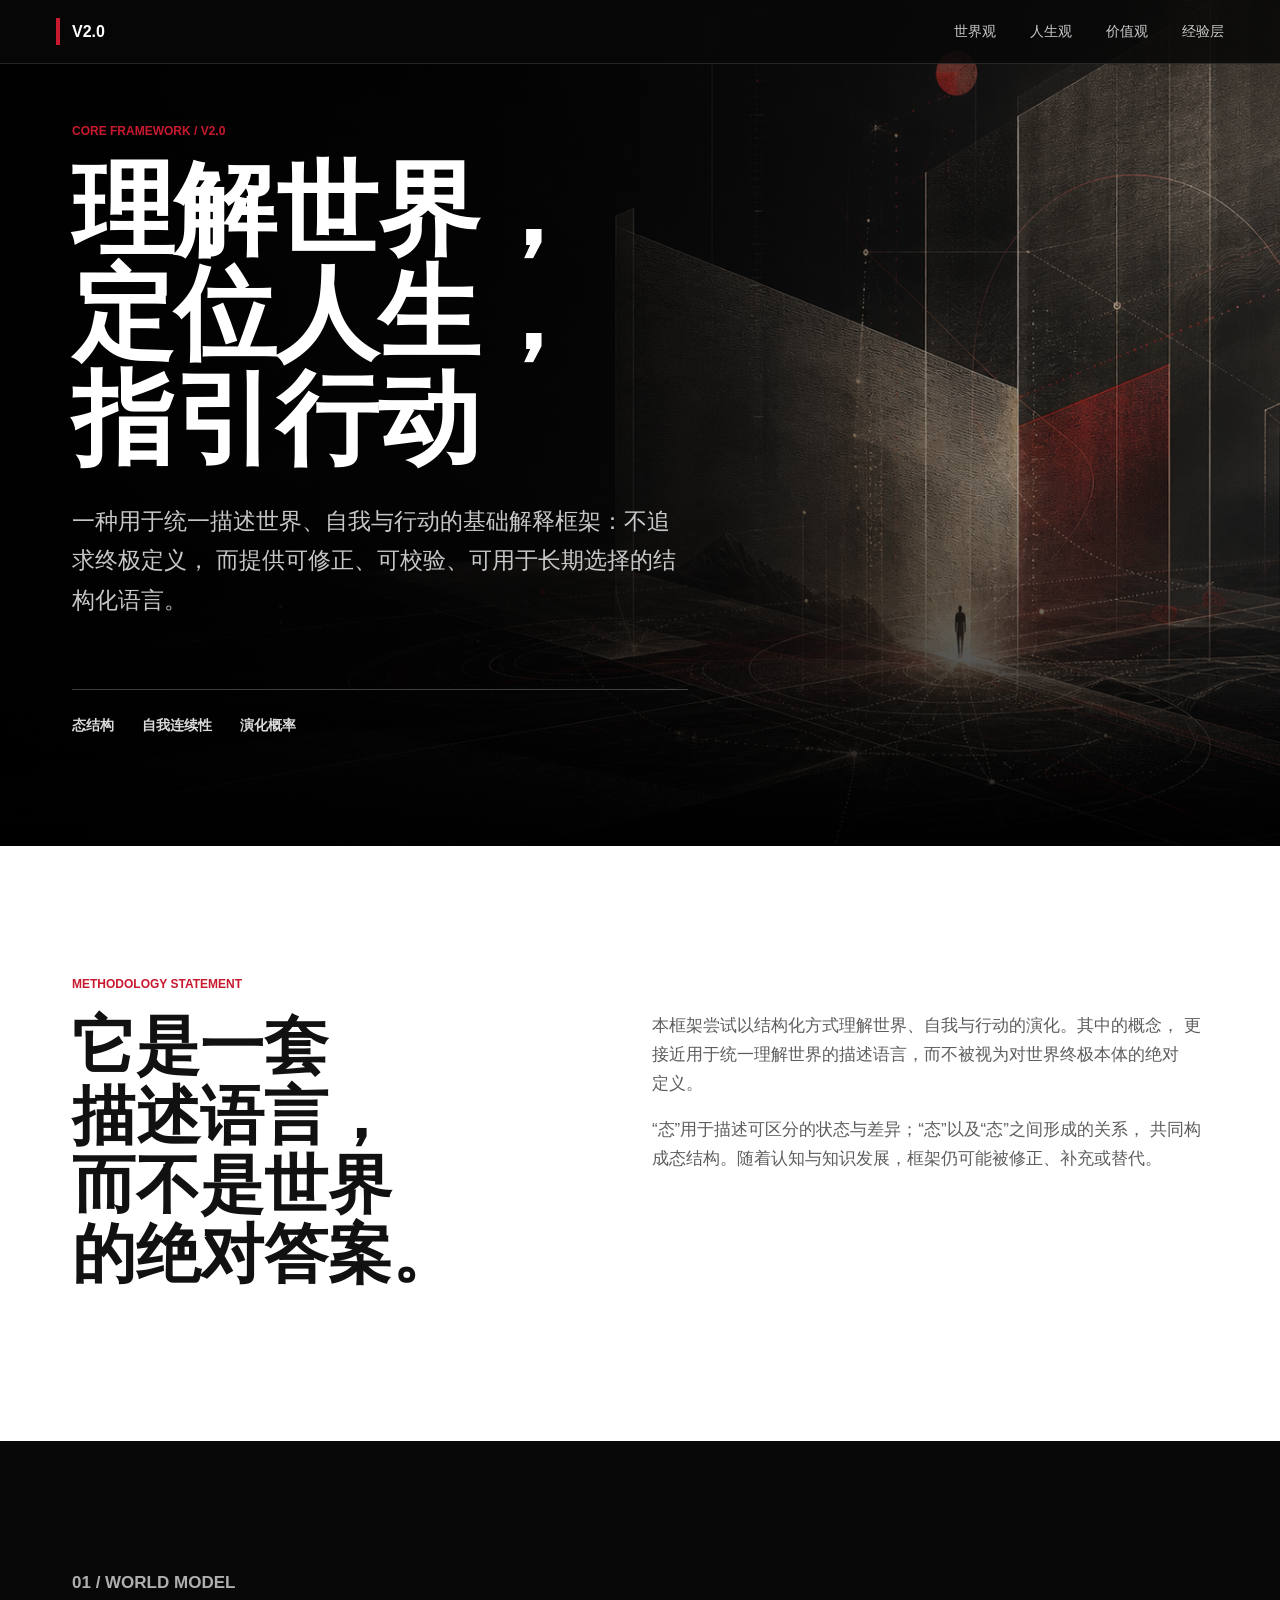
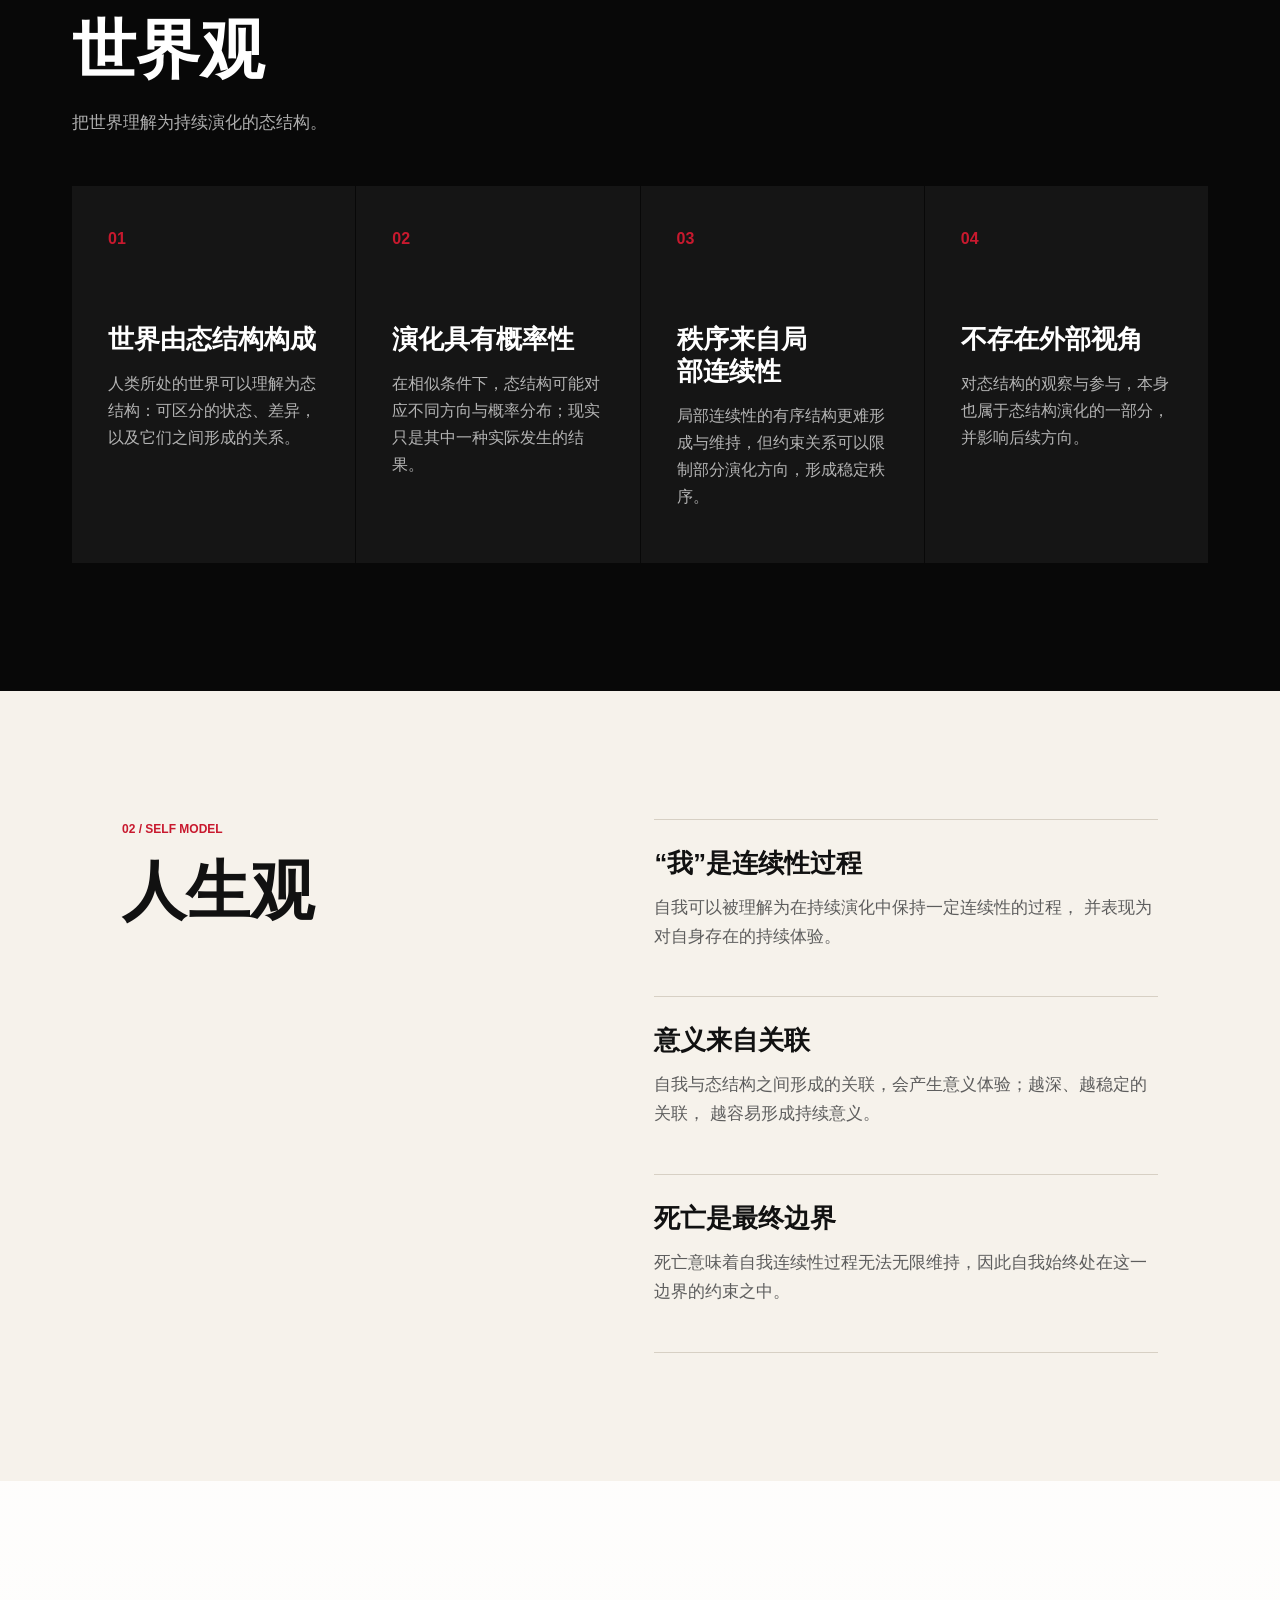
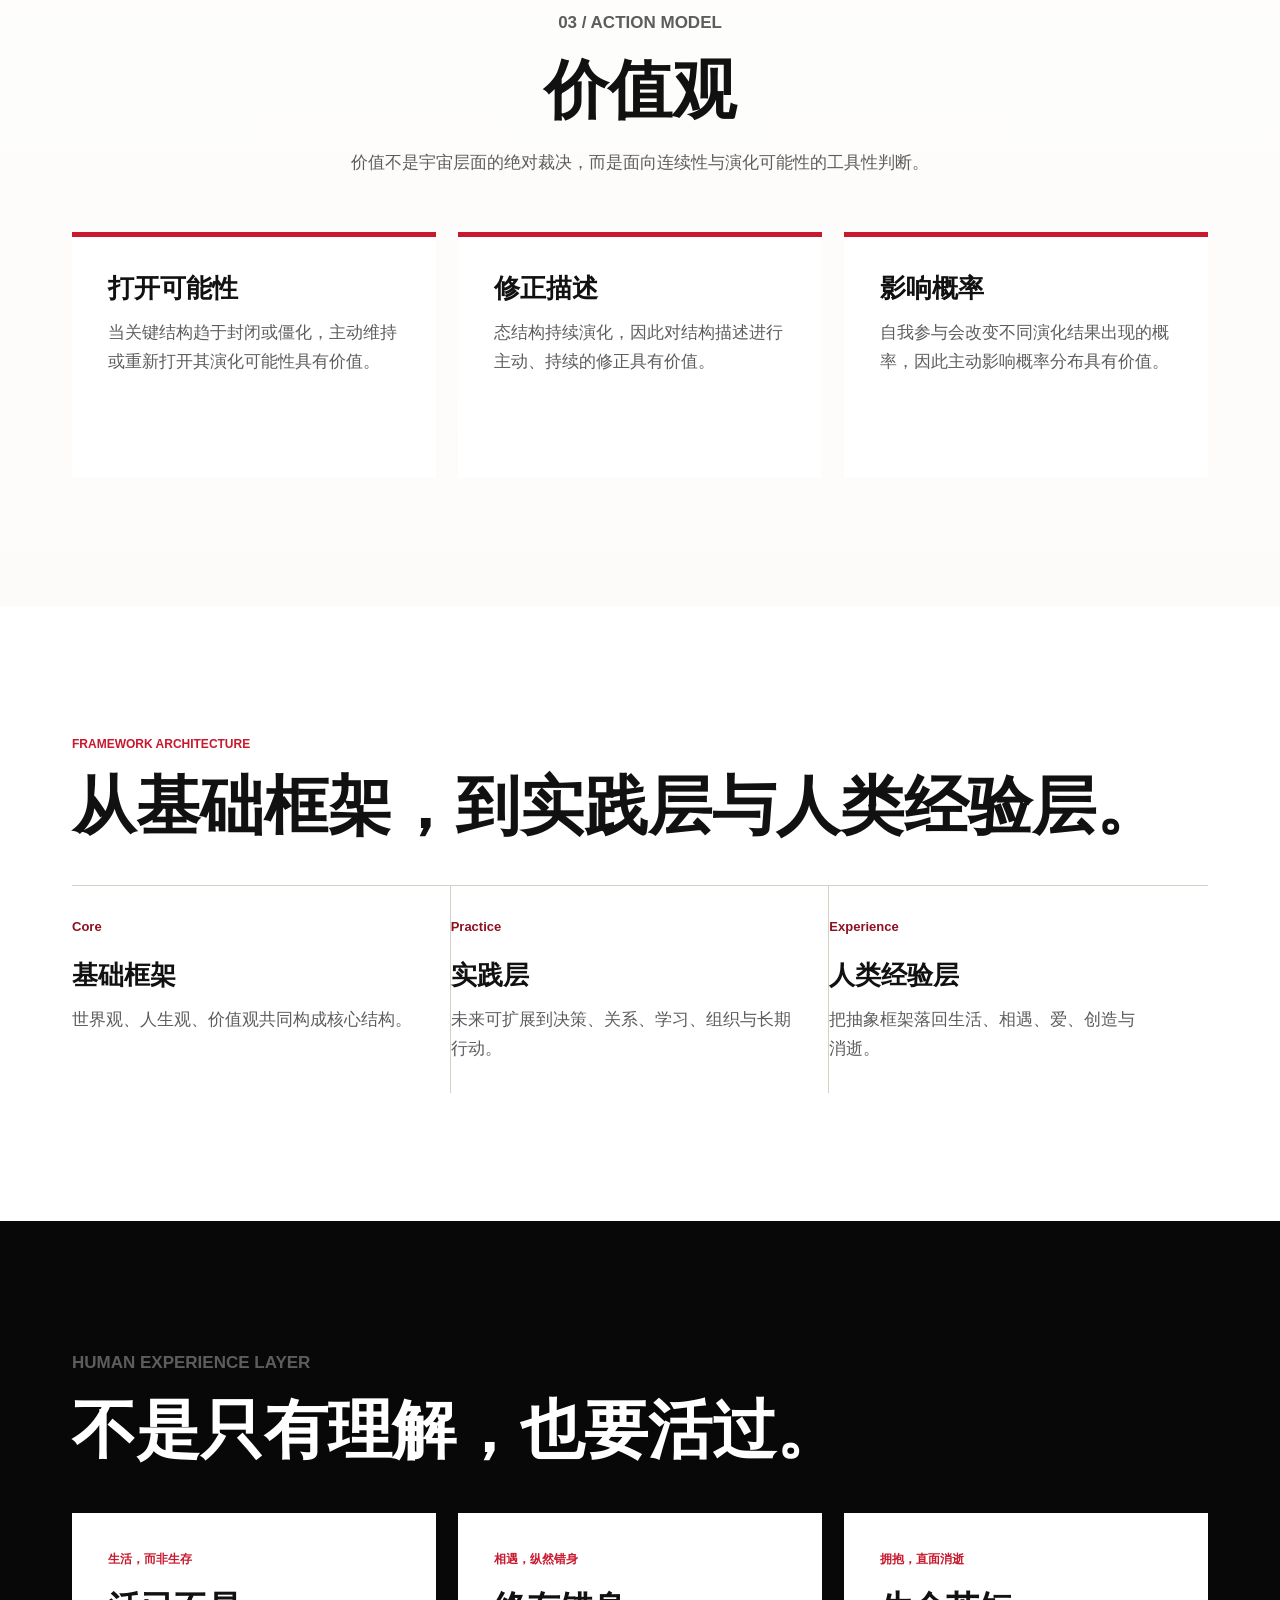
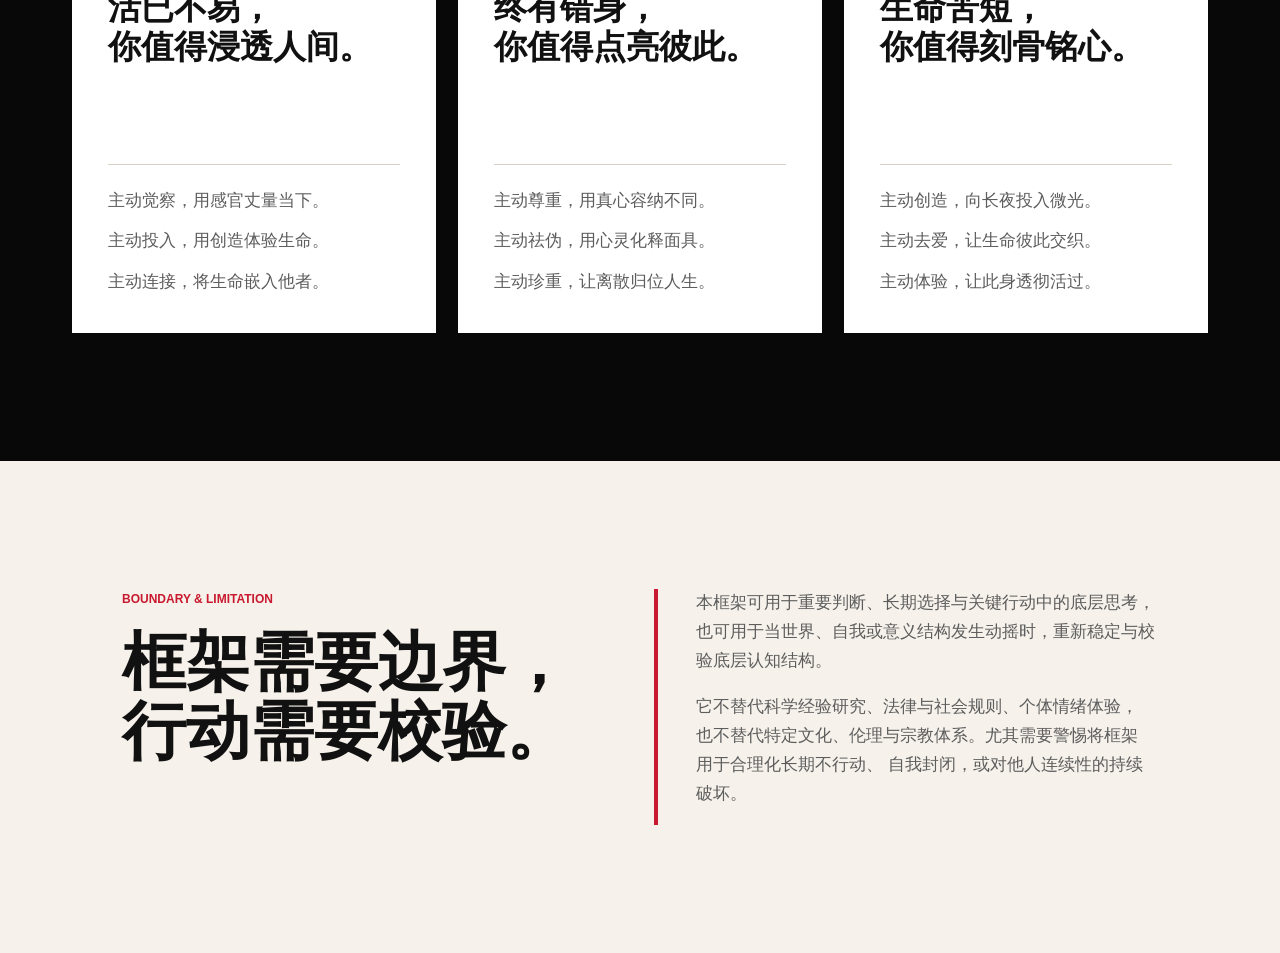
<file: index.html>
<!doctype html>
<html lang="zh-CN">
  <head>
    <meta charset="utf-8" />
    <meta name="viewport" content="width=device-width, initial-scale=1" />
    <title>理解世界，定位人生，指引行动 V2.0</title>
    <meta
      name="description"
      content="一个用于理解世界、定位人生与指引行动的基础解释框架。"
    />
    <link rel="stylesheet" href="styles.css" />
  </head>
  <body>
    <header class="site-header" aria-label="页面导航">
      <a class="brand" href="#top">V2.0</a>
      <nav>
        <a href="#world">世界观</a>
        <a href="#self">人生观</a>
        <a href="#value">价值观</a>
        <a href="#experience">经验层</a>
      </nav>
    </header>

    <main id="top">
      <section class="hero" aria-labelledby="hero-title">
        <img
          class="hero-image"
          src="assets/hero-structure.png"
          alt="暗色空间中的发光结构网络，象征世界、自我与行动的关系"
        />
        <div class="hero-overlay"></div>
        <div class="hero-content">
          <p class="eyebrow">Core Framework / V2.0</p>
          <h1 id="hero-title">
            <span>理解世界，</span>
            <span>定位人生，</span>
            <span>指引行动</span>
          </h1>
          <p class="hero-lede">
            一种用于统一描述世界、自我与行动的基础解释框架：不追求终极定义，
            而提供可修正、可校验、可用于长期选择的结构化语言。
          </p>
          <div class="hero-meta" aria-label="框架关键词">
            <span>态结构</span>
            <span>自我连续性</span>
            <span>演化概率</span>
          </div>
        </div>
      </section>

      <section class="statement">
        <div class="section-kicker">Methodology Statement</div>
        <div class="statement-grid">
          <h2>它是一套<span class="nowrap">描述语言</span>，而不是世界的<span class="nowrap">绝对答案。</span></h2>
          <div>
            <p>
              本框架尝试以结构化方式理解世界、自我与行动的演化。其中的概念，
              更接近用于统一理解世界的描述语言，而不被视为对世界终极本体的绝对定义。
            </p>
            <p>
              “态”用于描述可区分的状态与差异；“态”以及“态”之间形成的关系，
              共同构成态结构。随着认知与知识发展，框架仍可能被修正、补充或替代。
            </p>
          </div>
        </div>
      </section>

      <section id="world" class="chapter dark">
        <div class="chapter-head">
          <p class="section-kicker">01 / World Model</p>
          <h2>世界观</h2>
          <p>把世界理解为持续演化的态结构。</p>
        </div>
        <div class="insight-grid">
          <article class="insight-card">
            <span>01</span>
            <h3>世界由态结构构成</h3>
            <p>
              人类所处的世界可以理解为态结构：可区分的状态、差异，以及它们之间形成的关系。
            </p>
          </article>
          <article class="insight-card">
            <span>02</span>
            <h3>演化具有概率性</h3>
            <p>
              在相似条件下，态结构可能对应不同方向与概率分布；现实只是其中一种实际发生的结果。
            </p>
          </article>
          <article class="insight-card">
            <span>03</span>
            <h3>秩序来自局部连续性</h3>
            <p>
              局部连续性的有序结构更难形成与维持，但约束关系可以限制部分演化方向，形成稳定秩序。
            </p>
          </article>
          <article class="insight-card">
            <span>04</span>
            <h3>不存在外部视角</h3>
            <p>
              对态结构的观察与参与，本身也属于态结构演化的一部分，并影响后续方向。
            </p>
          </article>
        </div>
      </section>

      <section id="self" class="chapter light split">
        <div>
          <p class="section-kicker">02 / Self Model</p>
          <h2>人生观</h2>
        </div>
        <div class="thesis-list">
          <article>
            <h3>“我”是连续性过程</h3>
            <p>
              自我可以被理解为在持续演化中保持一定连续性的过程，
              并表现为对自身存在的持续体验。
            </p>
          </article>
          <article>
            <h3>意义来自关联</h3>
            <p>
              自我与态结构之间形成的关联，会产生意义体验；越深、越稳定的关联，
              越容易形成持续意义。
            </p>
          </article>
          <article>
            <h3>死亡是最终边界</h3>
            <p>
              死亡意味着自我连续性过程无法无限维持，因此自我始终处在这一边界的约束之中。
            </p>
          </article>
        </div>
      </section>

      <section id="value" class="chapter value-band">
        <div class="chapter-head narrow">
          <p class="section-kicker">03 / Action Model</p>
          <h2>价值观</h2>
          <p>价值不是宇宙层面的绝对裁决，而是面向连续性与演化可能性的工具性判断。</p>
        </div>
        <div class="value-matrix">
          <article>
            <h3>打开可能性</h3>
            <p>当关键结构趋于封闭或僵化，主动维持或重新打开其演化可能性具有价值。</p>
          </article>
          <article>
            <h3>修正描述</h3>
            <p>态结构持续演化，因此对结构描述进行主动、持续的修正具有价值。</p>
          </article>
          <article>
            <h3>影响概率</h3>
            <p>自我参与会改变不同演化结果出现的概率，因此主动影响概率分布具有价值。</p>
          </article>
        </div>
      </section>

      <section class="architecture">
        <div class="section-kicker">Framework Architecture</div>
        <h2>从基础框架，到实践层与人类经验层。</h2>
        <div class="architecture-rail">
          <article>
            <span>Core</span>
            <h3>基础框架</h3>
            <p>世界观、人生观、价值观共同构成核心结构。</p>
          </article>
          <article>
            <span>Practice</span>
            <h3>实践层</h3>
            <p>未来可扩展到决策、关系、学习、组织与长期行动。</p>
          </article>
          <article>
            <span>Experience</span>
            <h3>人类经验层</h3>
            <p>把抽象框架落回生活、相遇、爱、创造与消逝。</p>
          </article>
        </div>
      </section>

      <section id="experience" class="experience">
        <div class="chapter-head">
          <p class="section-kicker">Human Experience Layer</p>
          <h2>不是只有理解，<span class="nowrap">也要活过。</span></h2>
        </div>
        <div class="experience-grid">
          <article class="experience-card">
            <p class="tag">生活，而非生存</p>
            <h3>活已不易，你<span class="nowrap">值得浸透人间。</span></h3>
            <ul>
              <li>主动觉察，用感官丈量当下。</li>
              <li>主动投入，用创造体验生命。</li>
              <li>主动连接，将生命嵌入他者。</li>
            </ul>
          </article>
          <article class="experience-card">
            <p class="tag">相遇，纵然错身</p>
            <h3>终有错身，你<span class="nowrap">值得点亮彼此。</span></h3>
            <ul>
              <li>主动尊重，用真心容纳不同。</li>
              <li>主动祛伪，用心灵化释面具。</li>
              <li>主动珍重，让离散归位人生。</li>
            </ul>
          </article>
          <article class="experience-card">
            <p class="tag">拥抱，直面消逝</p>
            <h3>生命苦短，你<span class="nowrap">值得刻骨铭心。</span></h3>
            <ul>
              <li>主动创造，向长夜投入微光。</li>
              <li>主动去爱，让生命彼此交织。</li>
              <li>主动体验，让此身透彻活过。</li>
            </ul>
          </article>
        </div>
      </section>

      <section class="boundary">
        <div>
          <p class="section-kicker">Boundary & Limitation</p>
          <h2>框架需要边界，<span class="nowrap">行动需要校验。</span></h2>
        </div>
        <div class="boundary-copy">
          <p>
            本框架可用于重要判断、长期选择与关键行动中的底层思考，
            也可用于当世界、自我或意义结构发生动摇时，重新稳定与校验底层认知结构。
          </p>
          <p>
            它不替代科学经验研究、法律与社会规则、个体情绪体验，
            也不替代特定文化、伦理与宗教体系。尤其需要警惕将框架用于合理化长期不行动、
            自我封闭，或对他人连续性的持续破坏。
          </p>
        </div>
      </section>
    </main>
  </body>
</html>
</file>
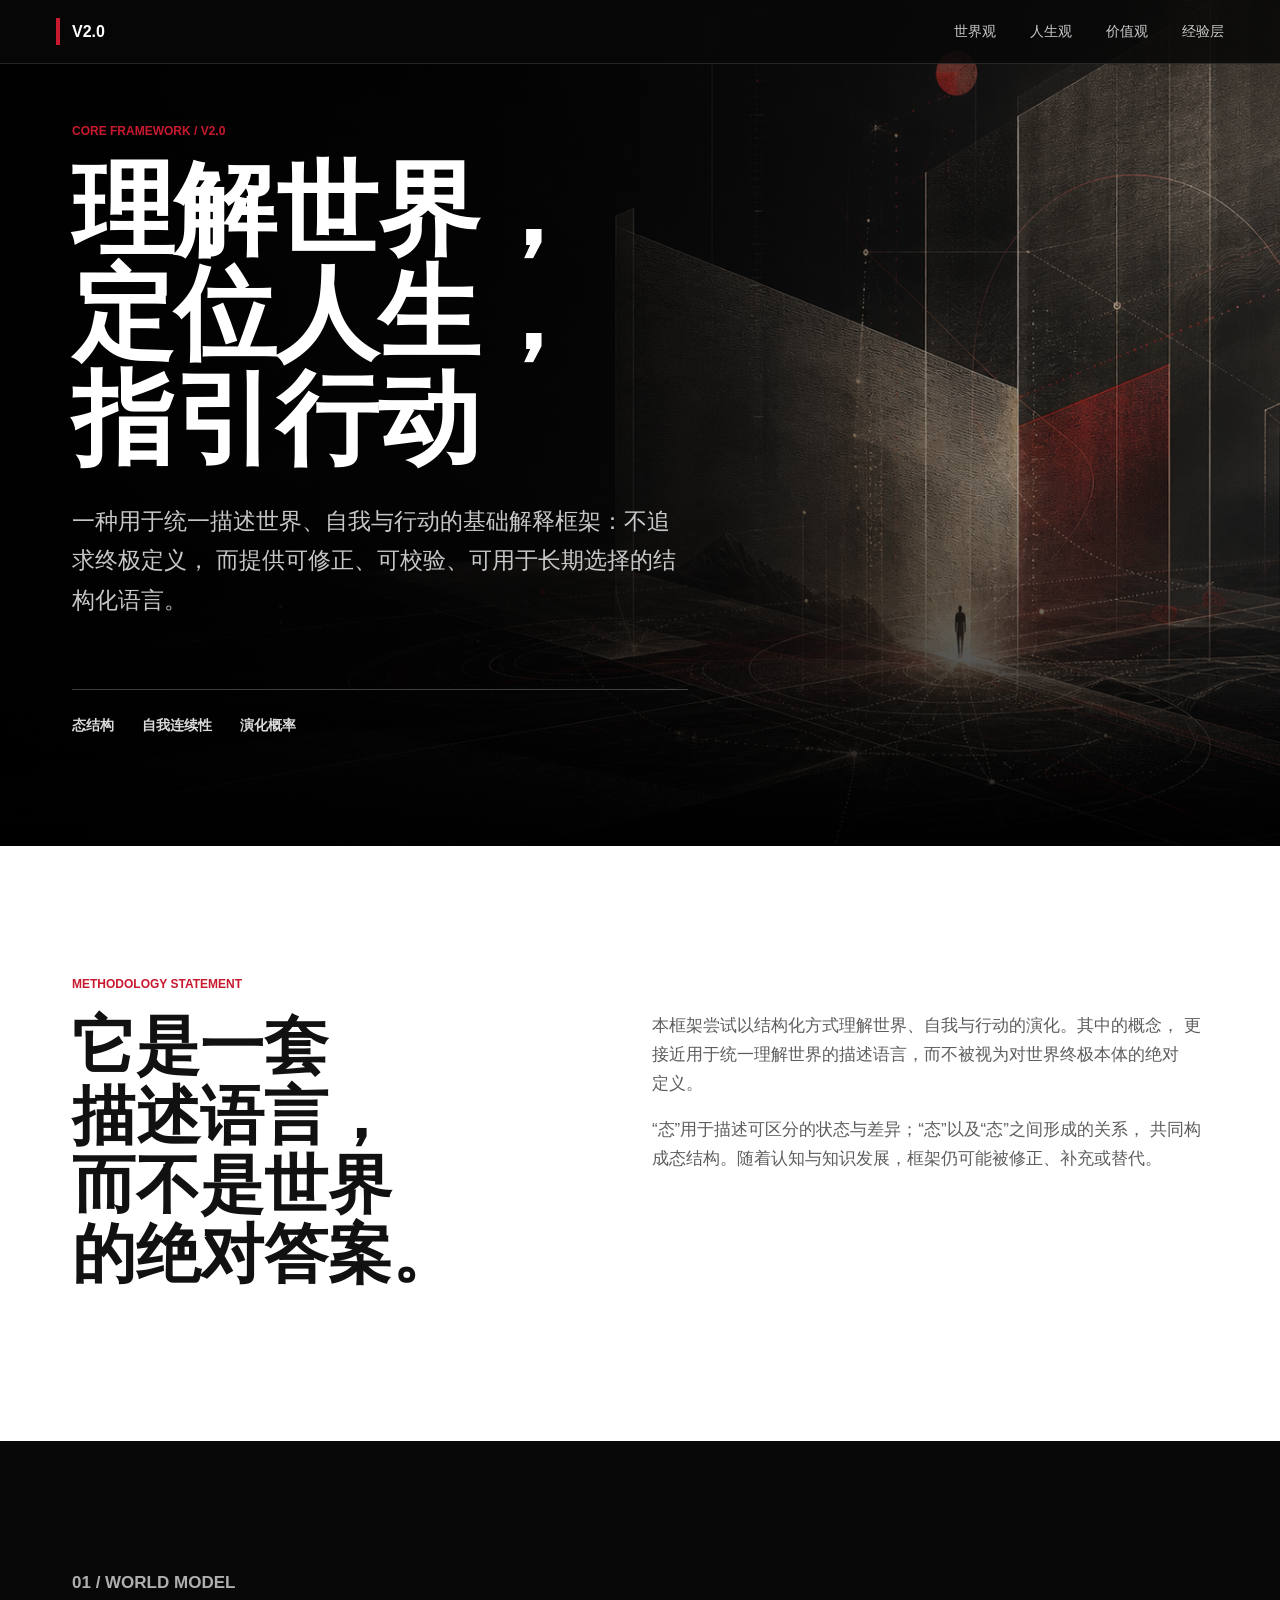
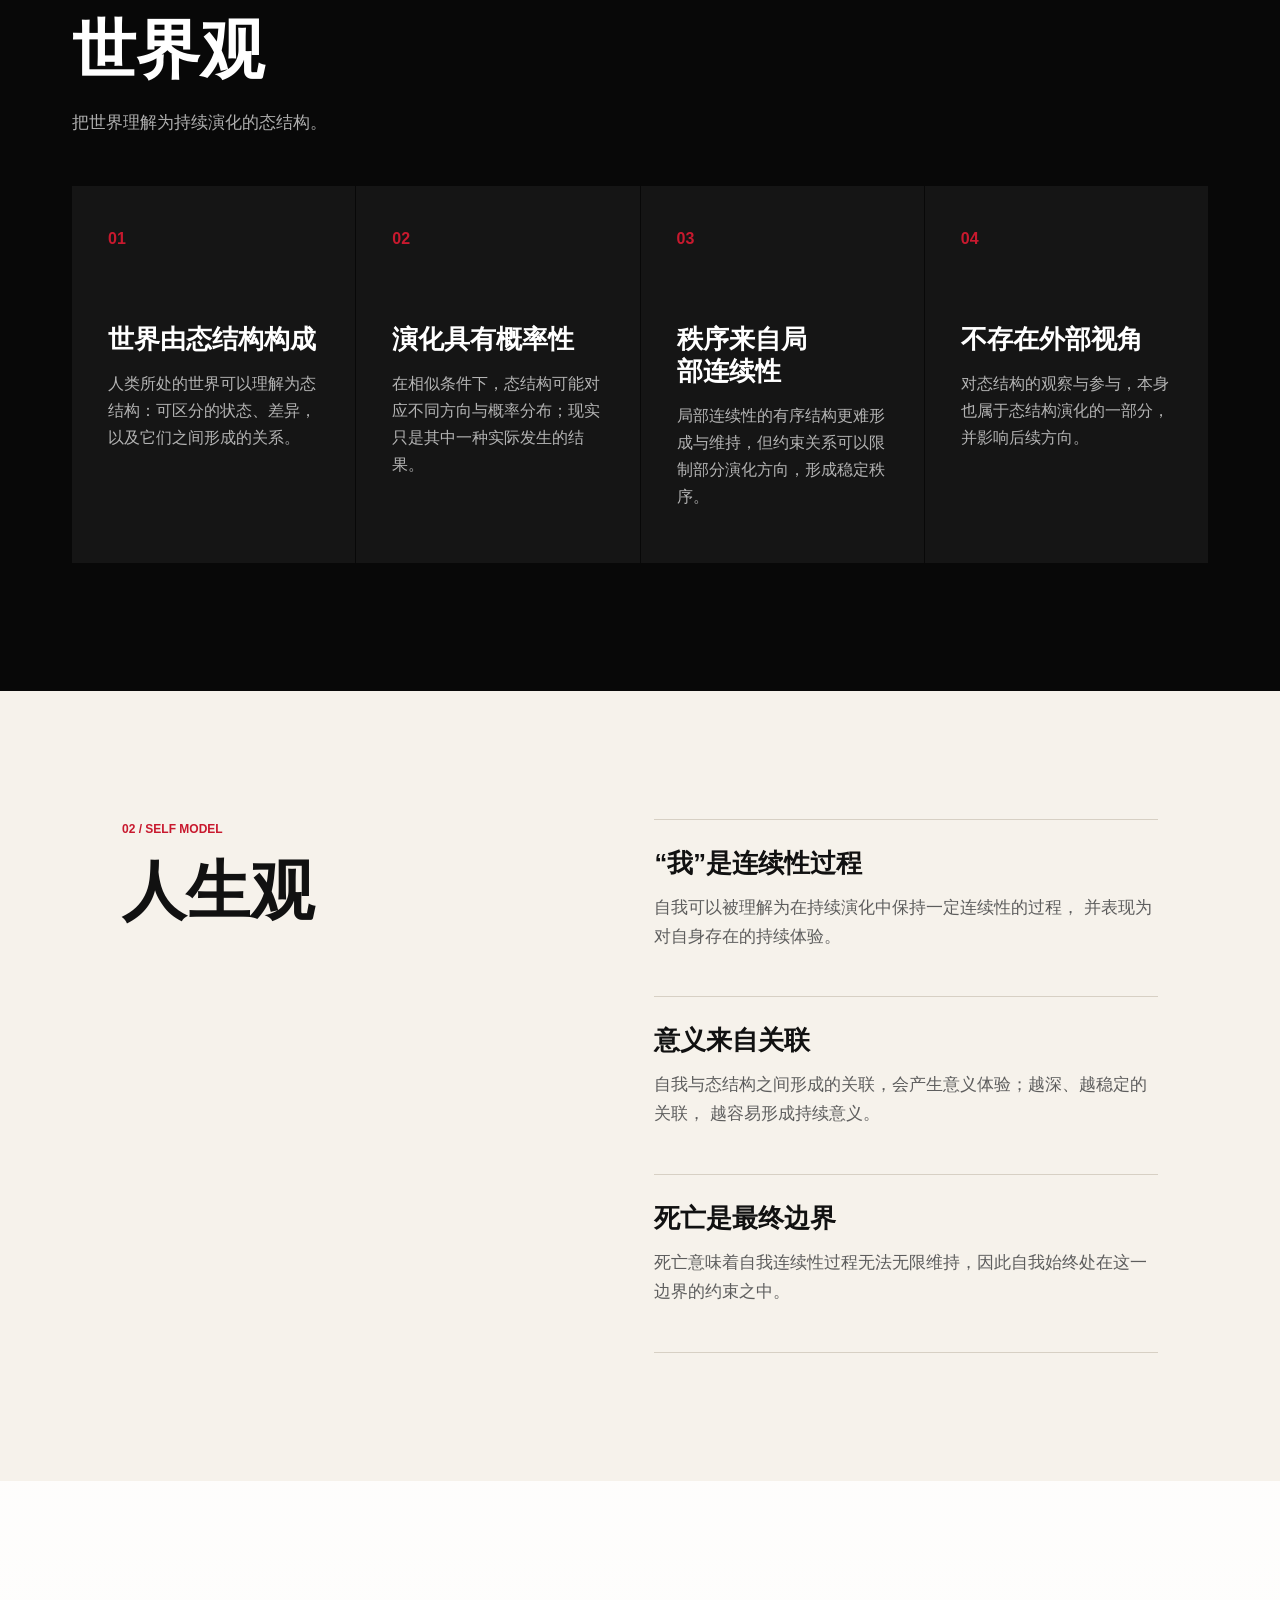
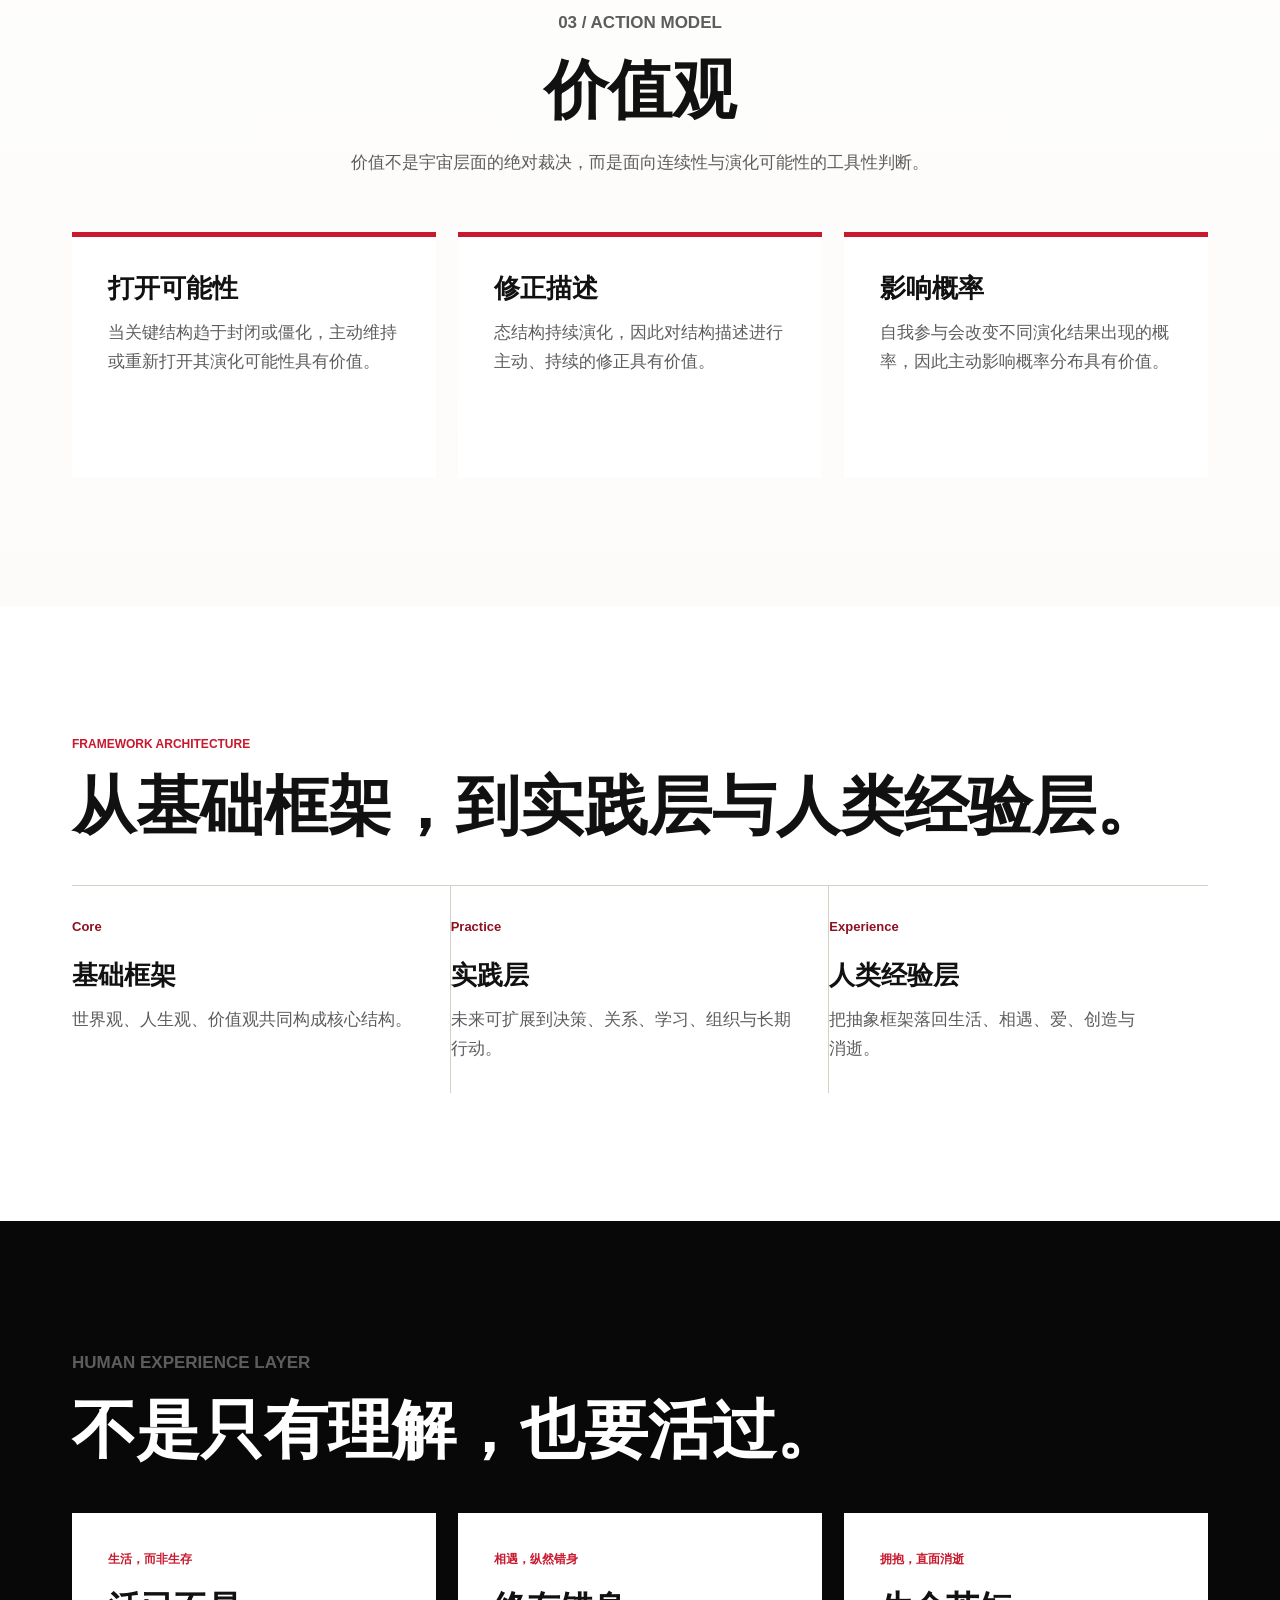
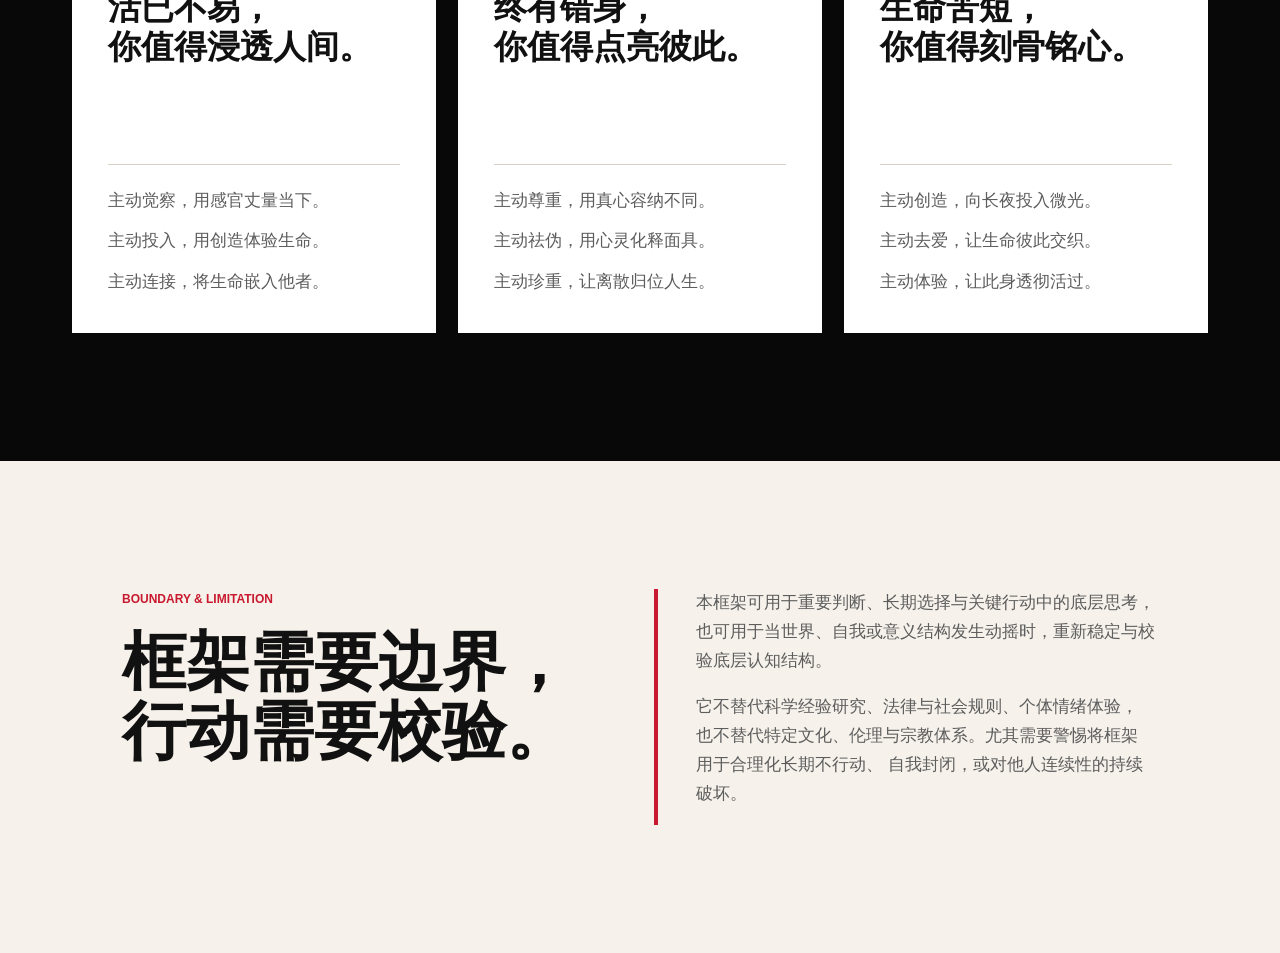
<file: index-previous.html>
﻿<!doctype html>
<html lang="zh-CN">
  <head>
    <meta charset="utf-8" />
    <meta name="viewport" content="width=device-width, initial-scale=1" />
    <title>理解世界，定位人生，指引行动 V2.0</title>
    <meta
      name="description"
      content="一个用于理解世界、定位人生与指引行动的基础解释框架。"
    />
    <link rel="stylesheet" href="styles.css" />
  </head>
  <body>
    <header class="site-header" aria-label="页面导航">
      <a class="brand" href="#top">V2.0</a>
      <nav>
        <a href="#world">世界观</a>
        <a href="#self">人生观</a>
        <a href="#value">价值观</a>
        <a href="#experience">经验层</a>
      </nav>
    </header>

    <main id="top">
      <section class="hero" aria-labelledby="hero-title">
        <img
          class="hero-image"
          src="assets/hero-structure.png"
          alt="暗色空间中的发光结构网络，象征世界、自我与行动的关系"
        />
        <div class="hero-overlay"></div>
        <div class="hero-content">
          <p class="eyebrow">Core Framework / V2.0</p>
          <h1 id="hero-title">
            <span>理解世界，</span>
            <span>定位人生，</span>
            <span>指引行动</span>
          </h1>
          <p class="hero-lede">
            一种用于统一描述世界、自我与行动的基础解释框架：不追求终极定义，
            而提供可修正、可校验、可用于长期选择的结构化语言。
          </p>
          <div class="hero-meta" aria-label="框架关键词">
            <span>态结构</span>
            <span>自我连续性</span>
            <span>演化概率</span>
          </div>
        </div>
      </section>

      <section class="statement">
        <div class="section-kicker">Methodology Statement</div>
        <div class="statement-grid">
          <h2>它是一套<span class="nowrap">描述语言</span>，而不是世界的<span class="nowrap">绝对答案。</span></h2>
          <div>
            <p>
              本框架尝试以结构化方式理解世界、自我与行动的演化。其中的概念，
              更接近用于统一理解世界的描述语言，而不被视为对世界终极本体的绝对定义。
            </p>
            <p>
              “态”用于描述可区分的状态与差异；“态”以及“态”之间形成的关系，
              共同构成态结构。随着认知与知识发展，框架仍可能被修正、补充或替代。
            </p>
          </div>
        </div>
      </section>

      <section id="world" class="chapter dark">
        <div class="chapter-head">
          <p class="section-kicker">01 / World Model</p>
          <h2>世界观</h2>
          <p>把世界理解为持续演化的态结构。</p>
        </div>
        <div class="insight-grid">
          <article class="insight-card">
            <span>01</span>
            <h3>世界由态结构构成</h3>
            <p>
              人类所处的世界可以理解为态结构：可区分的状态、差异，以及它们之间形成的关系。
            </p>
          </article>
          <article class="insight-card">
            <span>02</span>
            <h3>演化具有概率性</h3>
            <p>
              在相似条件下，态结构可能对应不同方向与概率分布；现实只是其中一种实际发生的结果。
            </p>
          </article>
          <article class="insight-card">
            <span>03</span>
            <h3>秩序来自局部连续性</h3>
            <p>
              局部连续性的有序结构更难形成与维持，但约束关系可以限制部分演化方向，形成稳定秩序。
            </p>
          </article>
          <article class="insight-card">
            <span>04</span>
            <h3>不存在外部视角</h3>
            <p>
              对态结构的观察与参与，本身也属于态结构演化的一部分，并影响后续方向。
            </p>
          </article>
        </div>
      </section>

      <section id="self" class="chapter light split">
        <div>
          <p class="section-kicker">02 / Self Model</p>
          <h2>人生观</h2>
        </div>
        <div class="thesis-list">
          <article>
            <h3>“我”是连续性过程</h3>
            <p>
              自我可以被理解为在持续演化中保持一定连续性的过程，
              并表现为对自身存在的持续体验。
            </p>
          </article>
          <article>
            <h3>意义来自关联</h3>
            <p>
              自我与态结构之间形成的关联，会产生意义体验；越深、越稳定的关联，
              越容易形成持续意义。
            </p>
          </article>
          <article>
            <h3>死亡是最终边界</h3>
            <p>
              死亡意味着自我连续性过程无法无限维持，因此自我始终处在这一边界的约束之中。
            </p>
          </article>
        </div>
      </section>

      <section id="value" class="chapter value-band">
        <div class="chapter-head narrow">
          <p class="section-kicker">03 / Action Model</p>
          <h2>价值观</h2>
          <p>价值不是宇宙层面的绝对裁决，而是面向连续性与演化可能性的工具性判断。</p>
        </div>
        <div class="value-matrix">
          <article>
            <h3>打开可能性</h3>
            <p>当关键结构趋于封闭或僵化，主动维持或重新打开其演化可能性具有价值。</p>
          </article>
          <article>
            <h3>修正描述</h3>
            <p>态结构持续演化，因此对结构描述进行主动、持续的修正具有价值。</p>
          </article>
          <article>
            <h3>影响概率</h3>
            <p>自我参与会改变不同演化结果出现的概率，因此主动影响概率分布具有价值。</p>
          </article>
        </div>
      </section>

      <section class="architecture">
        <div class="section-kicker">Framework Architecture</div>
        <h2>从基础框架，到实践层与人类经验层。</h2>
        <div class="architecture-rail">
          <article>
            <span>Core</span>
            <h3>基础框架</h3>
            <p>世界观、人生观、价值观共同构成核心结构。</p>
          </article>
          <article>
            <span>Practice</span>
            <h3>实践层</h3>
            <p>未来可扩展到决策、关系、学习、组织与长期行动。</p>
          </article>
          <article>
            <span>Experience</span>
            <h3>人类经验层</h3>
            <p>把抽象框架落回生活、相遇、爱、创造与消逝。</p>
          </article>
        </div>
      </section>

      <section id="experience" class="experience">
        <div class="chapter-head">
          <p class="section-kicker">Human Experience Layer</p>
          <h2>不是只有理解，<span class="nowrap">也要活过。</span></h2>
        </div>
        <div class="experience-grid">
          <article class="experience-card">
            <p class="tag">生活，而非生存</p>
            <h3>活已不易，你<span class="nowrap">值得浸透人间。</span></h3>
            <ul>
              <li>主动觉察，用感官丈量当下。</li>
              <li>主动投入，用创造体验生命。</li>
              <li>主动连接，将生命嵌入他者。</li>
            </ul>
          </article>
          <article class="experience-card">
            <p class="tag">相遇，纵然错身</p>
            <h3>终有错身，你<span class="nowrap">值得点亮彼此。</span></h3>
            <ul>
              <li>主动尊重，用真心容纳不同。</li>
              <li>主动祛伪，用心灵化释面具。</li>
              <li>主动珍重，让离散归位人生。</li>
            </ul>
          </article>
          <article class="experience-card">
            <p class="tag">拥抱，直面消逝</p>
            <h3>生命苦短，你<span class="nowrap">值得刻骨铭心。</span></h3>
            <ul>
              <li>主动创造，向长夜投入微光。</li>
              <li>主动去爱，让生命彼此交织。</li>
              <li>主动体验，让此身透彻活过。</li>
            </ul>
          </article>
        </div>
      </section>

      <section class="boundary">
        <div>
          <p class="section-kicker">Boundary & Limitation</p>
          <h2>框架需要边界，<span class="nowrap">行动需要校验。</span></h2>
        </div>
        <div class="boundary-copy">
          <p>
            本框架可用于重要判断、长期选择与关键行动中的底层思考，
            也可用于当世界、自我或意义结构发生动摇时，重新稳定与校验底层认知结构。
          </p>
          <p>
            它不替代科学经验研究、法律与社会规则、个体情绪体验，
            也不替代特定文化、伦理与宗教体系。尤其需要警惕将框架用于合理化长期不行动、
            自我封闭，或对他人连续性的持续破坏。
          </p>
        </div>
      </section>
    </main>
  </body>
</html>
</file>
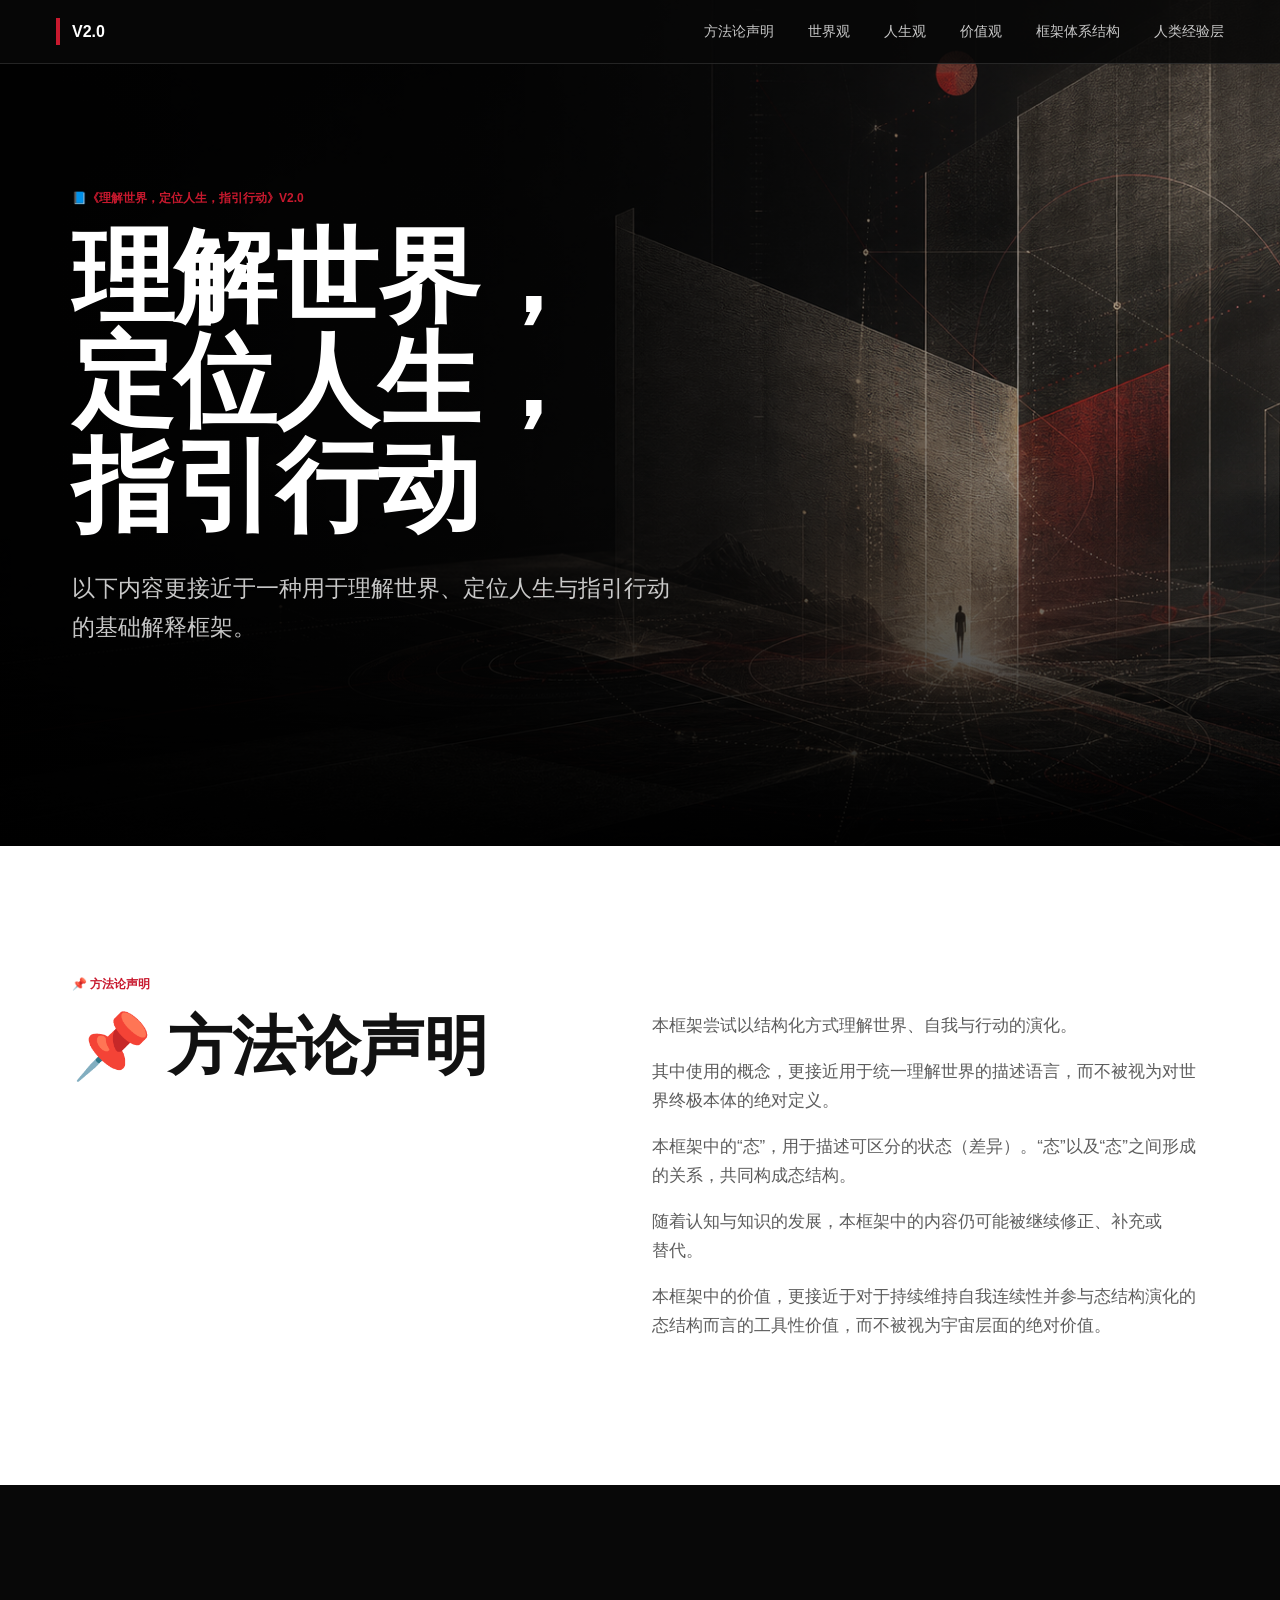
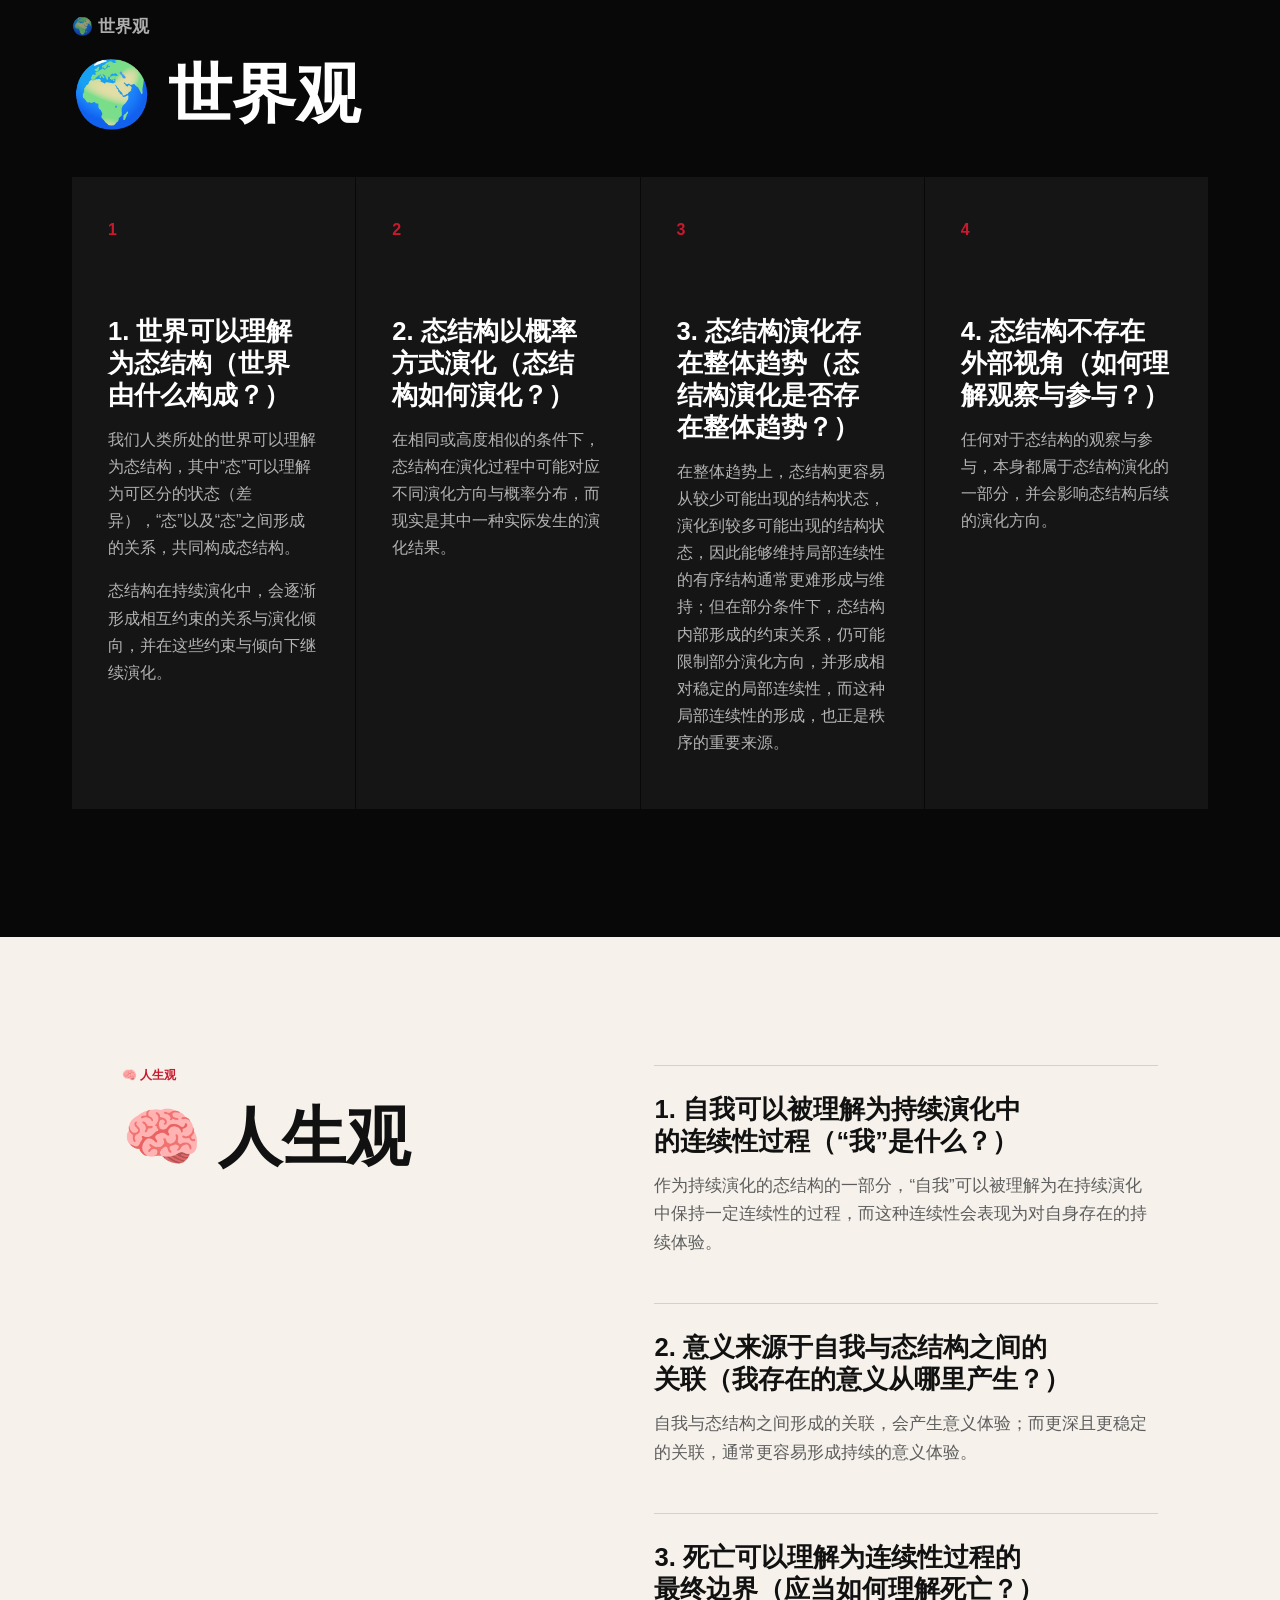
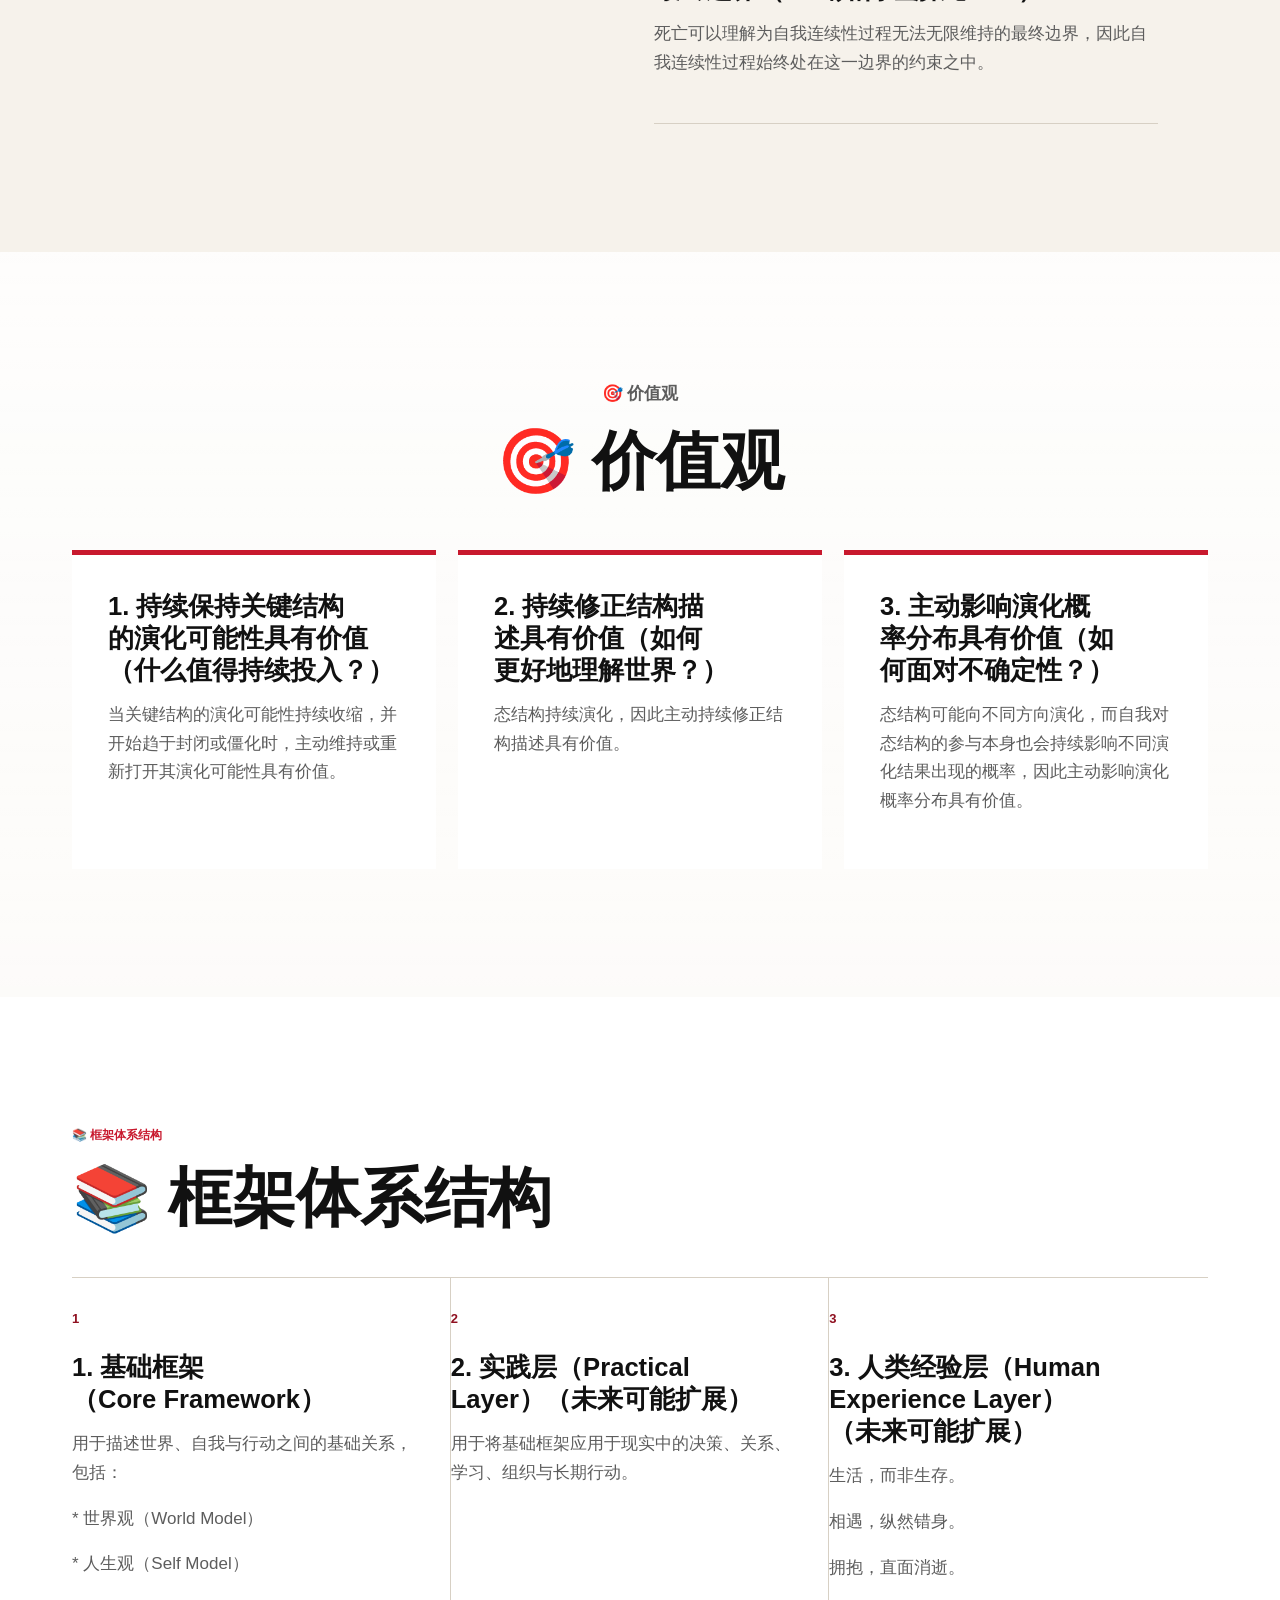
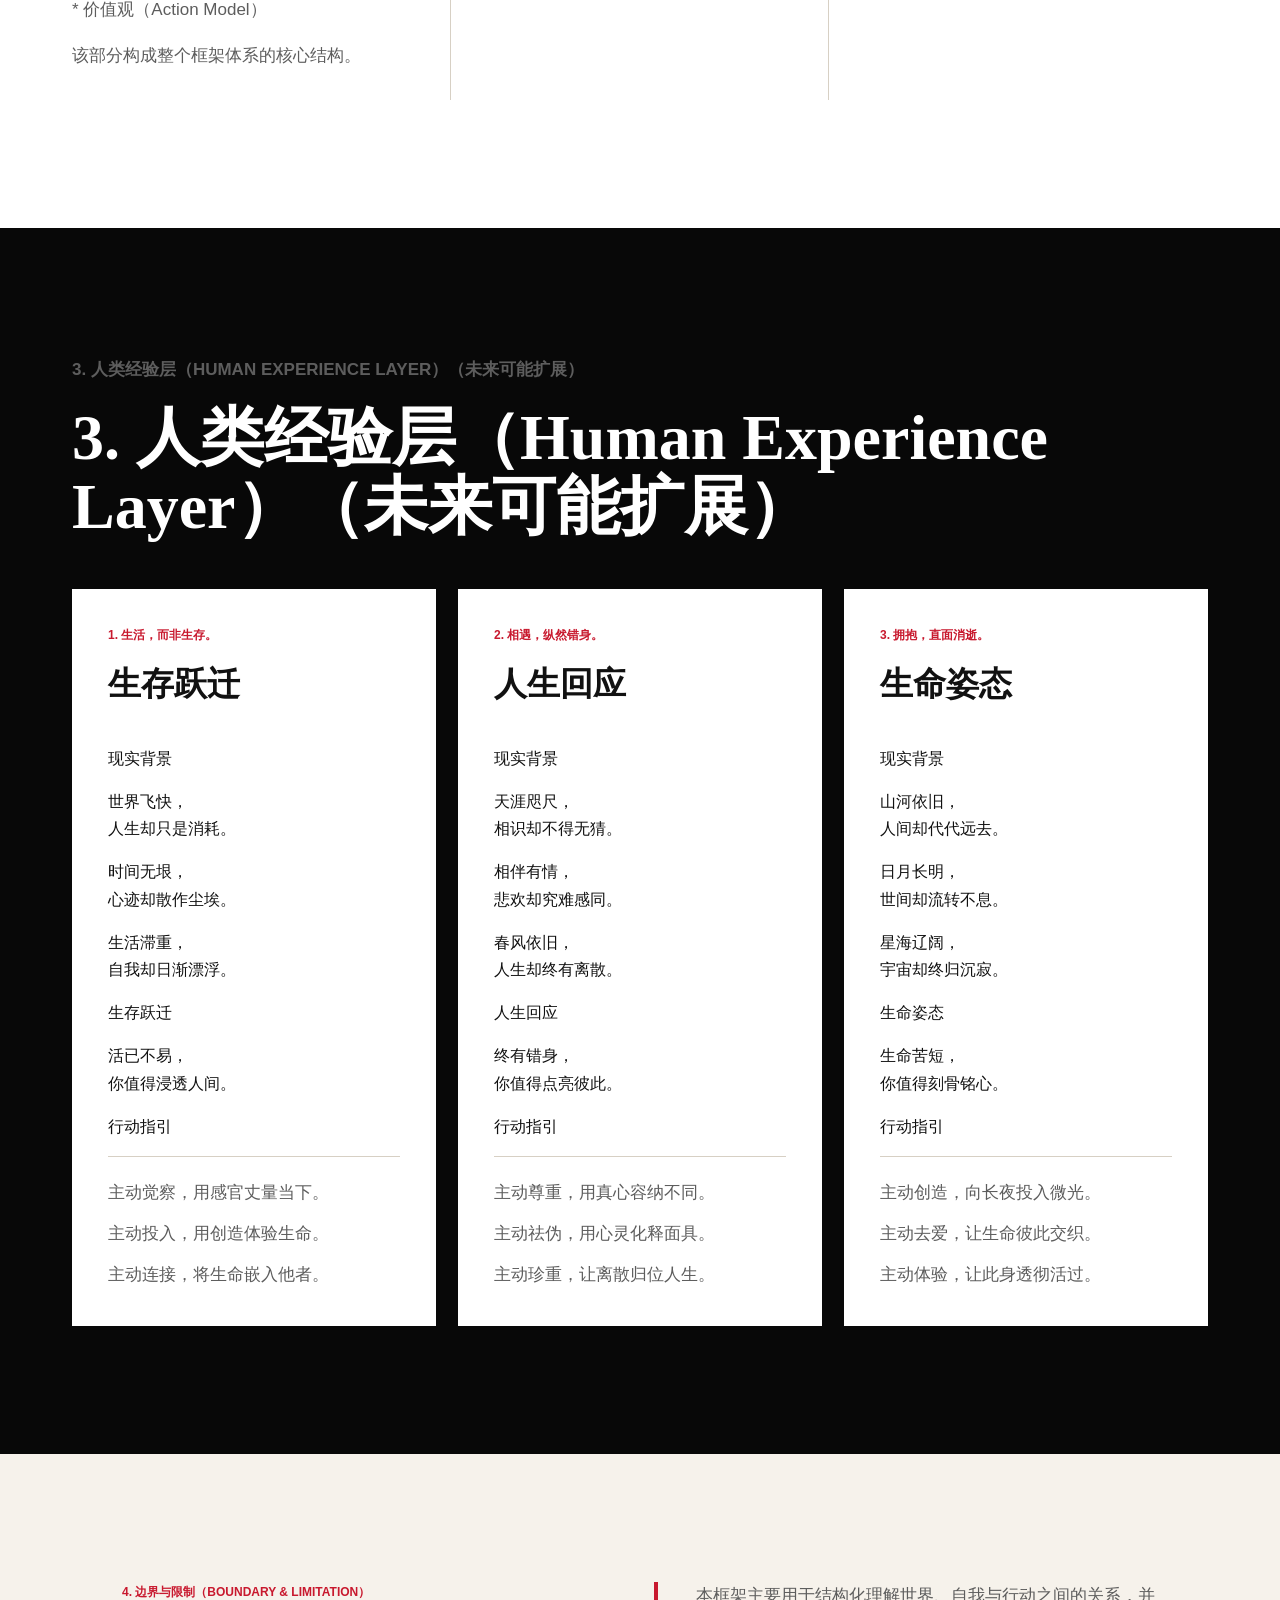
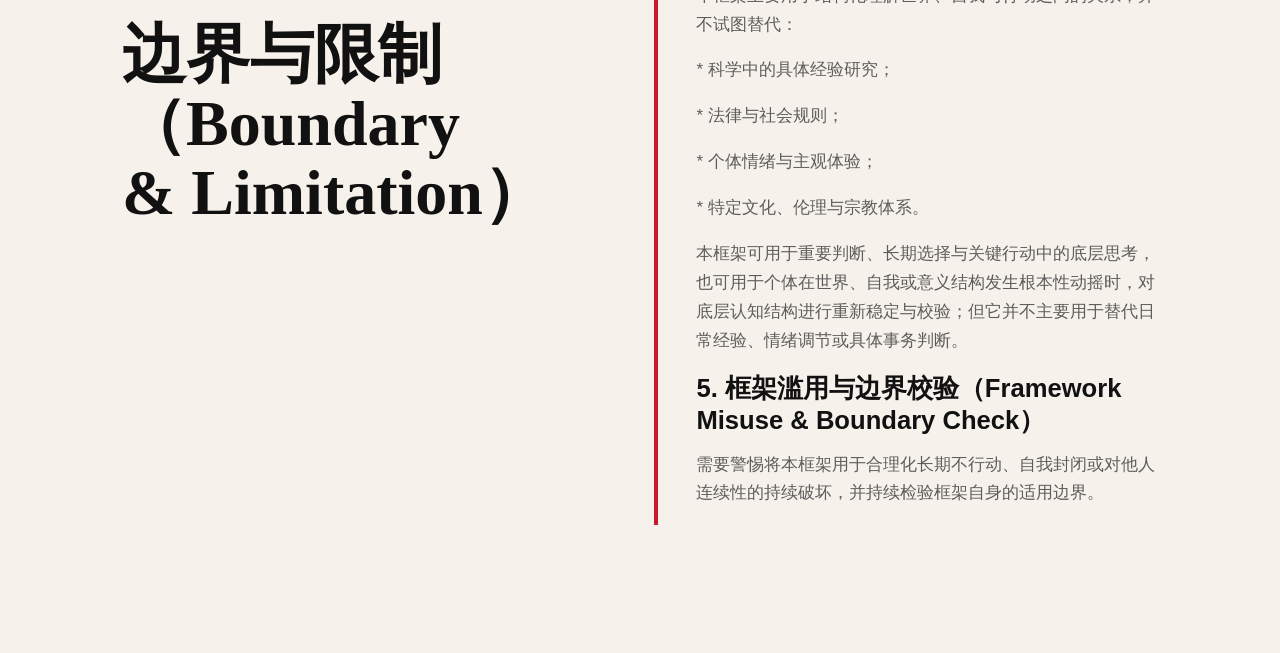
<file: index-word-strict.html>
<!doctype html>
<html lang="zh-CN">
  <head>
    <meta charset="utf-8" />
    <meta name="viewport" content="width=device-width, initial-scale=1" />
    <title>📘《理解世界，定位人生，指引行动》V2.0</title>
    <meta
      name="description"
      content="一种用于理解世界、定位人生与指引行动的基础解释框架。"
    />
    <link rel="stylesheet" href="styles.css" />
  </head>
  <body>
    <header class="site-header" aria-label="页面导航">
      <a class="brand" href="#top">V2.0</a>
      <nav>
        <a href="#methodology">方法论声明</a>
        <a href="#world">世界观</a>
        <a href="#self">人生观</a>
        <a href="#value">价值观</a>
        <a href="#architecture">框架体系结构</a>
        <a href="#experience">人类经验层</a>
      </nav>
    </header>

    <main id="top">
      <section class="hero" aria-labelledby="hero-title">
        <img
          class="hero-image"
          src="assets/hero-structure.png"
          alt="态结构的抽象视觉背景"
        />
        <div class="hero-overlay"></div>
        <div class="hero-content">
          <p class="eyebrow">📘《理解世界，定位人生，指引行动》V2.0</p>
          <h1 id="hero-title">
            <span>理解世界，</span>
            <span>定位人生，</span>
            <span>指引行动</span>
          </h1>
          <p class="hero-lede">
            以下内容更接近于一种用于理解世界、定位人生与指引行动的基础解释框架。
          </p>
        </div>
      </section>

      <section id="methodology" class="statement">
        <div class="section-kicker">📌 方法论声明</div>
        <div class="statement-grid">
          <h2>📌 方法论声明</h2>
          <div>
            <p>
              本框架尝试以结构化方式理解世界、自我与行动的演化。
            </p>
            <p>
              其中使用的概念，更接近用于统一理解世界的描述语言，而不被视为对世界终极本体的绝对定义。
            </p>
            <p>
              本框架中的“态”，用于描述可区分的状态（差异）。“态”以及“态”之间形成的关系，共同构成态结构。
            </p>
            <p>
              随着认知与知识的发展，本框架中的内容仍可能被继续修正、补充或替代。
            </p>
            <p>
              本框架中的价值，更接近于对于持续维持自我连续性并参与态结构演化的态结构而言的工具性价值，而不被视为宇宙层面的绝对价值。
            </p>
          </div>
        </div>
      </section>

      <section id="world" class="chapter dark">
        <div class="chapter-head">
          <p class="section-kicker">🌍 世界观</p>
          <h2>🌍 世界观</h2>
        </div>
        <div class="insight-grid">
          <article class="insight-card">
            <span>1</span>
            <h3>1. 世界可以理解为态结构（世界由什么构成？）</h3>
            <p>
              我们人类所处的世界可以理解为态结构，其中“态”可以理解为可区分的状态（差异），“态”以及“态”之间形成的关系，共同构成态结构。
            </p>
            <p>
              态结构在持续演化中，会逐渐形成相互约束的关系与演化倾向，并在这些约束与倾向下继续演化。
            </p>
          </article>
          <article class="insight-card">
            <span>2</span>
            <h3>2. 态结构以概率方式演化（态结构如何演化？）</h3>
            <p>
              在相同或高度相似的条件下，态结构在演化过程中可能对应不同演化方向与概率分布，而现实是其中一种实际发生的演化结果。
            </p>
          </article>
          <article class="insight-card">
            <span>3</span>
            <h3>3. 态结构演化存在整体趋势（态结构演化是否存在整体趋势？）</h3>
            <p>
              在整体趋势上，态结构更容易从较少可能出现的结构状态，演化到较多可能出现的结构状态，因此能够维持局部连续性的有序结构通常更难形成与维持；但在部分条件下，态结构内部形成的约束关系，仍可能限制部分演化方向，并形成相对稳定的局部连续性，而这种局部连续性的形成，也正是秩序的重要来源。
            </p>
          </article>
          <article class="insight-card">
            <span>4</span>
            <h3>4. 态结构不存在外部视角（如何理解观察与参与？）</h3>
            <p>
              任何对于态结构的观察与参与，本身都属于态结构演化的一部分，并会影响态结构后续的演化方向。
            </p>
          </article>
        </div>
      </section>

      <section id="self" class="chapter light split">
        <div>
          <p class="section-kicker">🧠 人生观</p>
          <h2>🧠 人生观</h2>
        </div>
        <div class="thesis-list">
          <article>
            <h3>1. 自我可以被理解为持续演化中的连续性过程（“我”是什么？）</h3>
            <p>
              作为持续演化的态结构的一部分，“自我”可以被理解为在持续演化中保持一定连续性的过程，而这种连续性会表现为对自身存在的持续体验。
            </p>
          </article>
          <article>
            <h3>2. 意义来源于自我与态结构之间的关联（我存在的意义从哪里产生？）</h3>
            <p>
              自我与态结构之间形成的关联，会产生意义体验；而更深且更稳定的关联，通常更容易形成持续的意义体验。
            </p>
          </article>
          <article>
            <h3>3. 死亡可以理解为连续性过程的最终边界（应当如何理解死亡？）</h3>
            <p>
              死亡可以理解为自我连续性过程无法无限维持的最终边界，因此自我连续性过程始终处在这一边界的约束之中。
            </p>
          </article>
        </div>
      </section>

      <section id="value" class="chapter value-band">
        <div class="chapter-head narrow">
          <p class="section-kicker">🎯 价值观</p>
          <h2>🎯 价值观</h2>
        </div>
        <div class="value-matrix">
          <article>
            <h3>1. 持续保持关键结构的演化可能性具有价值（什么值得持续投入？）</h3>
            <p>
              当关键结构的演化可能性持续收缩，并开始趋于封闭或僵化时，主动维持或重新打开其演化可能性具有价值。
            </p>
          </article>
          <article>
            <h3>2. 持续修正结构描述具有价值（如何更好地理解世界？）</h3>
            <p>
              态结构持续演化，因此主动持续修正结构描述具有价值。
            </p>
          </article>
          <article>
            <h3>3. 主动影响演化概率分布具有价值（如何面对不确定性？）</h3>
            <p>
              态结构可能向不同方向演化，而自我对态结构的参与本身也会持续影响不同演化结果出现的概率，因此主动影响演化概率分布具有价值。
            </p>
          </article>
        </div>
      </section>

      <section id="architecture" class="architecture">
        <div class="section-kicker">📚 框架体系结构</div>
        <h2>📚 框架体系结构</h2>
        <div class="architecture-rail">
          <article>
            <span>1</span>
            <h3>1. 基础框架（Core Framework）</h3>
            <p>用于描述世界、自我与行动之间的基础关系，包括：</p>
            <p>* 世界观（World Model）</p>
            <p>* 人生观（Self Model）</p>
            <p>* 价值观（Action Model）</p>
            <p>该部分构成整个框架体系的核心结构。</p>
          </article>
          <article>
            <span>2</span>
            <h3>2. 实践层（Practical Layer）（未来可能扩展）</h3>
            <p>用于将基础框架应用于现实中的决策、关系、学习、组织与长期行动。</p>
          </article>
          <article>
            <span>3</span>
            <h3>3. 人类经验层（Human Experience Layer）（未来可能扩展）</h3>
            <p>生活，而非生存。</p>
            <p>相遇，纵然错身。</p>
            <p>拥抱，直面消逝。</p>
          </article>
        </div>
      </section>

      <section id="experience" class="experience">
        <div class="chapter-head">
          <p class="section-kicker">3. 人类经验层（Human Experience Layer）（未来可能扩展）</p>
          <h2>3. 人类经验层（Human Experience Layer）（未来可能扩展）</h2>
        </div>
        <div class="experience-grid">
          <article class="experience-card">
            <p class="tag">1. 生活，而非生存。</p>
            <h3>生存跃迁</h3>
            <p>现实背景</p>
            <p>世界飞快，<br />人生却只是消耗。</p>
            <p>时间无垠，<br />心迹却散作尘埃。</p>
            <p>生活滞重，<br />自我却日渐漂浮。</p>
            <p>生存跃迁</p>
            <p>活已不易，<br />你值得浸透人间。</p>
            <p>行动指引</p>
            <ul>
              <li>主动觉察，用感官丈量当下。</li>
              <li>主动投入，用创造体验生命。</li>
              <li>主动连接，将生命嵌入他者。</li>
            </ul>
          </article>
          <article class="experience-card">
            <p class="tag">2. 相遇，纵然错身。</p>
            <h3>人生回应</h3>
            <p>现实背景</p>
            <p>天涯咫尺，<br />相识却不得无猜。</p>
            <p>相伴有情，<br />悲欢却究难感同。</p>
            <p>春风依旧，<br />人生却终有离散。</p>
            <p>人生回应</p>
            <p>终有错身，<br />你值得点亮彼此。</p>
            <p>行动指引</p>
            <ul>
              <li>主动尊重，用真心容纳不同。</li>
              <li>主动祛伪，用心灵化释面具。</li>
              <li>主动珍重，让离散归位人生。</li>
            </ul>
          </article>
          <article class="experience-card">
            <p class="tag">3. 拥抱，直面消逝。</p>
            <h3>生命姿态</h3>
            <p>现实背景</p>
            <p>山河依旧，<br />人间却代代远去。</p>
            <p>日月长明，<br />世间却流转不息。</p>
            <p>星海辽阔，<br />宇宙却终归沉寂。</p>
            <p>生命姿态</p>
            <p>生命苦短，<br />你值得刻骨铭心。</p>
            <p>行动指引</p>
            <ul>
              <li>主动创造，向长夜投入微光。</li>
              <li>主动去爱，让生命彼此交织。</li>
              <li>主动体验，让此身透彻活过。</li>
            </ul>
          </article>
        </div>
      </section>

      <section class="boundary">
        <div>
          <p class="section-kicker">4. 边界与限制（Boundary & Limitation）</p>
          <h2>边界与限制（Boundary & Limitation）</h2>
        </div>
        <div class="boundary-copy">
          <p>
            本框架主要用于结构化理解世界、自我与行动之间的关系，并不试图替代：
          </p>
          <p>* 科学中的具体经验研究；</p>
          <p>* 法律与社会规则；</p>
          <p>* 个体情绪与主观体验；</p>
          <p>* 特定文化、伦理与宗教体系。</p>
          <p>
            本框架可用于重要判断、长期选择与关键行动中的底层思考，也可用于个体在世界、自我或意义结构发生根本性动摇时，对底层认知结构进行重新稳定与校验；但它并不主要用于替代日常经验、情绪调节或具体事务判断。
          </p>
          <h3>5. 框架滥用与边界校验（Framework Misuse & Boundary Check）</h3>
          <p>
            需要警惕将本框架用于合理化长期不行动、自我封闭或对他人连续性的持续破坏，并持续检验框架自身的适用边界。
          </p>
        </div>
      </section>
    </main>
  </body>
</html>
</file>
<file: styles.css>
:root {
  color-scheme: light;
  --ink: #111111;
  --muted: #5d5d5d;
  --paper: #f6f2eb;
  --paper-2: #ffffff;
  --line: #d7d0c4;
  --dark: #080808;
  --dark-2: #151515;
  --dark-line: #343434;
  --red: #c8192e;
  --red-dark: #8f1020;
  --max: 1180px;
}

* {
  box-sizing: border-box;
}

html {
  scroll-behavior: smooth;
  text-size-adjust: 100%;
}

body {
  margin: 0;
  background: var(--paper);
  color: var(--ink);
  font-family:
    "Noto Sans SC", "Microsoft YaHei", "PingFang SC", Arial, sans-serif;
  line-break: strict;
  line-height: 1.7;
}

body::selection {
  background: var(--red);
  color: #fff;
}

a {
  color: inherit;
  text-decoration: none;
}

.site-header {
  align-items: center;
  background: rgba(8, 8, 8, 0.86);
  border-bottom: 1px solid rgba(255, 255, 255, 0.12);
  color: #fff;
  display: flex;
  height: 64px;
  justify-content: space-between;
  left: 0;
  padding: 0 clamp(20px, 5vw, 56px);
  position: fixed;
  right: 0;
  top: 0;
  z-index: 20;
}

.brand {
  border-left: 4px solid var(--red);
  font-weight: 800;
  letter-spacing: 0;
  padding-left: 12px;
}

nav {
  display: flex;
  gap: clamp(16px, 3vw, 34px);
  font-size: 14px;
}

nav a {
  color: rgba(255, 255, 255, 0.78);
}

nav a:hover {
  color: #fff;
}

.hero {
  background: var(--dark);
  color: #fff;
  min-height: 94vh;
  overflow: hidden;
  position: relative;
}

.hero-image {
  height: 100%;
  inset: 0;
  object-fit: cover;
  object-position: center;
  position: absolute;
  width: 100%;
}

.hero-overlay {
  background:
    linear-gradient(90deg, rgba(0, 0, 0, 0.94) 0%, rgba(0, 0, 0, 0.78) 38%, rgba(0, 0, 0, 0.15) 100%),
    linear-gradient(0deg, rgba(0, 0, 0, 0.85) 0%, rgba(0, 0, 0, 0) 44%);
  inset: 0;
  position: absolute;
}

.hero-content {
  display: flex;
  flex-direction: column;
  justify-content: center;
  min-height: 94vh;
  max-width: var(--max);
  padding: 96px clamp(20px, 6vw, 72px) 84px;
  position: relative;
  width: min(100%, 760px);
  z-index: 2;
}

.eyebrow,
.section-kicker,
.tag {
  color: var(--red);
  font-size: 12px;
  font-weight: 800;
  letter-spacing: 0;
  margin: 0 0 18px;
  text-transform: uppercase;
}

h1,
h2,
h3,
p {
  margin-top: 0;
}

h1,
h2,
h3 {
  text-wrap: balance;
  word-break: auto-phrase;
}

.nowrap {
  white-space: nowrap;
}

h1 {
  font-family: Georgia, "Times New Roman", "Noto Serif SC", serif;
  font-size: clamp(44px, 8vw, 104px);
  font-weight: 700;
  line-height: 1.02;
  margin-bottom: 30px;
  max-width: 860px;
}

h1 span {
  display: block;
}

h2 {
  font-family: Georgia, "Times New Roman", "Noto Serif SC", serif;
  font-size: clamp(32px, 5vw, 66px);
  font-weight: 700;
  line-height: 1.08;
  margin-bottom: 24px;
}

h3 {
  font-size: clamp(19px, 2vw, 26px);
  line-height: 1.25;
  margin-bottom: 14px;
}

.hero-lede {
  color: rgba(255, 255, 255, 0.78);
  font-size: clamp(18px, 2vw, 23px);
  max-width: 700px;
}

.hero-meta {
  border-top: 1px solid rgba(255, 255, 255, 0.24);
  display: flex;
  flex-wrap: wrap;
  gap: 14px 28px;
  margin-top: 46px;
  padding-top: 24px;
}

.hero-meta span {
  color: rgba(255, 255, 255, 0.86);
  font-size: 14px;
  font-weight: 700;
}

.statement,
.chapter,
.architecture,
.experience,
.boundary {
  padding: clamp(72px, 10vw, 132px) clamp(20px, 6vw, 72px);
}

.statement {
  background: var(--paper-2);
}

.statement-grid,
.split,
.boundary {
  display: grid;
  gap: clamp(32px, 6vw, 88px);
  grid-template-columns: minmax(0, 0.95fr) minmax(0, 1.05fr);
  margin: 0 auto;
  max-width: var(--max);
}

.statement-grid p,
.boundary-copy p,
.chapter-head p,
.thesis-list p,
.value-matrix p,
.architecture-rail p,
.experience-card li {
  color: var(--muted);
  font-size: 17px;
  text-wrap: pretty;
}

.dark {
  background: var(--dark);
  color: #fff;
}

.chapter-head {
  margin: 0 auto 48px;
  max-width: var(--max);
}

.chapter-head.narrow {
  max-width: 760px;
  text-align: center;
}

.dark .chapter-head p,
.dark .insight-card p {
  color: rgba(255, 255, 255, 0.68);
}

.insight-grid {
  display: grid;
  gap: 1px;
  grid-template-columns: repeat(4, minmax(0, 1fr));
  margin: 0 auto;
  max-width: var(--max);
}

.insight-card {
  background: var(--dark-2);
  border-top: 3px solid transparent;
  min-height: 330px;
  padding: clamp(24px, 3vw, 36px);
}

.insight-card:hover {
  border-top-color: var(--red);
}

.insight-card span {
  color: var(--red);
  display: block;
  font-weight: 900;
  margin-bottom: 72px;
}

.light {
  background: var(--paper);
}

.thesis-list {
  border-top: 1px solid var(--line);
}

.thesis-list article {
  border-bottom: 1px solid var(--line);
  padding: 28px 0;
}

.value-band {
  background:
    linear-gradient(180deg, rgba(255, 255, 255, 0.86), rgba(255, 255, 255, 0.72)),
    var(--paper);
}

.value-matrix {
  display: grid;
  gap: 22px;
  grid-template-columns: repeat(3, minmax(0, 1fr));
  margin: 54px auto 0;
  max-width: var(--max);
}

.value-matrix article {
  background: #fff;
  border-top: 5px solid var(--red);
  min-height: 246px;
  padding: clamp(26px, 3vw, 36px);
}

.architecture {
  background: #fff;
}

.architecture h2 {
  margin-left: auto;
  margin-right: auto;
  max-width: var(--max);
}

.architecture > .section-kicker {
  margin-left: auto;
  margin-right: auto;
  max-width: var(--max);
}

.architecture-rail {
  border-top: 1px solid var(--line);
  display: grid;
  gap: 0;
  grid-template-columns: repeat(3, minmax(0, 1fr));
  margin: 44px auto 0;
  max-width: var(--max);
}

.architecture-rail article {
  border-right: 1px solid var(--line);
  padding: 30px clamp(20px, 3vw, 34px) 12px 0;
}

.architecture-rail article:last-child {
  border-right: 0;
}

.architecture-rail span {
  color: var(--red-dark);
  display: block;
  font-size: 13px;
  font-weight: 900;
  margin-bottom: 22px;
}

.experience {
  background: var(--dark);
  color: #fff;
}

.experience-grid {
  display: grid;
  gap: 22px;
  grid-template-columns: repeat(3, minmax(0, 1fr));
  margin: 0 auto;
  max-width: var(--max);
}

.experience-card {
  background: #fff;
  color: var(--ink);
  display: flex;
  flex-direction: column;
  min-height: 420px;
  padding: clamp(26px, 3vw, 36px);
}

.experience-card h3 {
  font-family: Georgia, "Times New Roman", "Noto Serif SC", serif;
  font-size: clamp(25px, 2.6vw, 34px);
  line-height: 1.18;
  margin-bottom: 42px;
}

.experience-card ul {
  border-top: 1px solid var(--line);
  list-style: none;
  margin: auto 0 0;
  padding: 22px 0 0;
}

.experience-card li + li {
  margin-top: 12px;
}

.boundary {
  background: var(--paper);
}

.boundary h2 {
  margin-bottom: 0;
}

.boundary-copy {
  border-left: 4px solid var(--red);
  padding-left: clamp(22px, 4vw, 38px);
}

@media (max-width: 920px) {
  .site-header {
    align-items: flex-start;
    flex-direction: column;
    height: auto;
    gap: 10px;
    padding-bottom: 14px;
    padding-top: 14px;
  }

  nav {
    gap: 14px;
    overflow-x: auto;
    padding-bottom: 2px;
    width: 100%;
  }

  .hero-content {
    padding-top: 128px;
  }

  .statement-grid,
  .split,
  .boundary,
  .insight-grid,
  .value-matrix,
  .architecture-rail,
  .experience-grid {
    grid-template-columns: 1fr;
  }

  .insight-card {
    min-height: auto;
  }

  .insight-card span {
    margin-bottom: 32px;
  }

  .architecture-rail article {
    border-bottom: 1px solid var(--line);
    border-right: 0;
    padding-right: 0;
  }

  .architecture-rail article:last-child {
    border-bottom: 0;
  }
}

@media (max-width: 560px) {
  .statement,
  .chapter,
  .architecture,
  .experience,
  .boundary {
    padding-left: 22px;
    padding-right: 22px;
  }

  .hero {
    min-height: 92vh;
  }

  .hero-content {
    min-height: 92vh;
    padding-left: 22px;
    padding-right: 22px;
  }

  h1 {
    font-size: clamp(38px, 11.5vw, 43px);
    line-height: 1.08;
  }

  h2 {
    font-size: clamp(29px, 9.2vw, 36px);
    line-height: 1.14;
  }

  h3 {
    font-size: clamp(19px, 6vw, 23px);
  }

  .hero-overlay {
    background:
      linear-gradient(90deg, rgba(0, 0, 0, 0.95) 0%, rgba(0, 0, 0, 0.72) 100%),
      linear-gradient(0deg, rgba(0, 0, 0, 0.86) 0%, rgba(0, 0, 0, 0) 44%);
  }

  .experience-card {
    min-height: 360px;
  }

  .experience-card h3 {
    font-size: clamp(25px, 7.8vw, 32px);
  }
}
</file>
